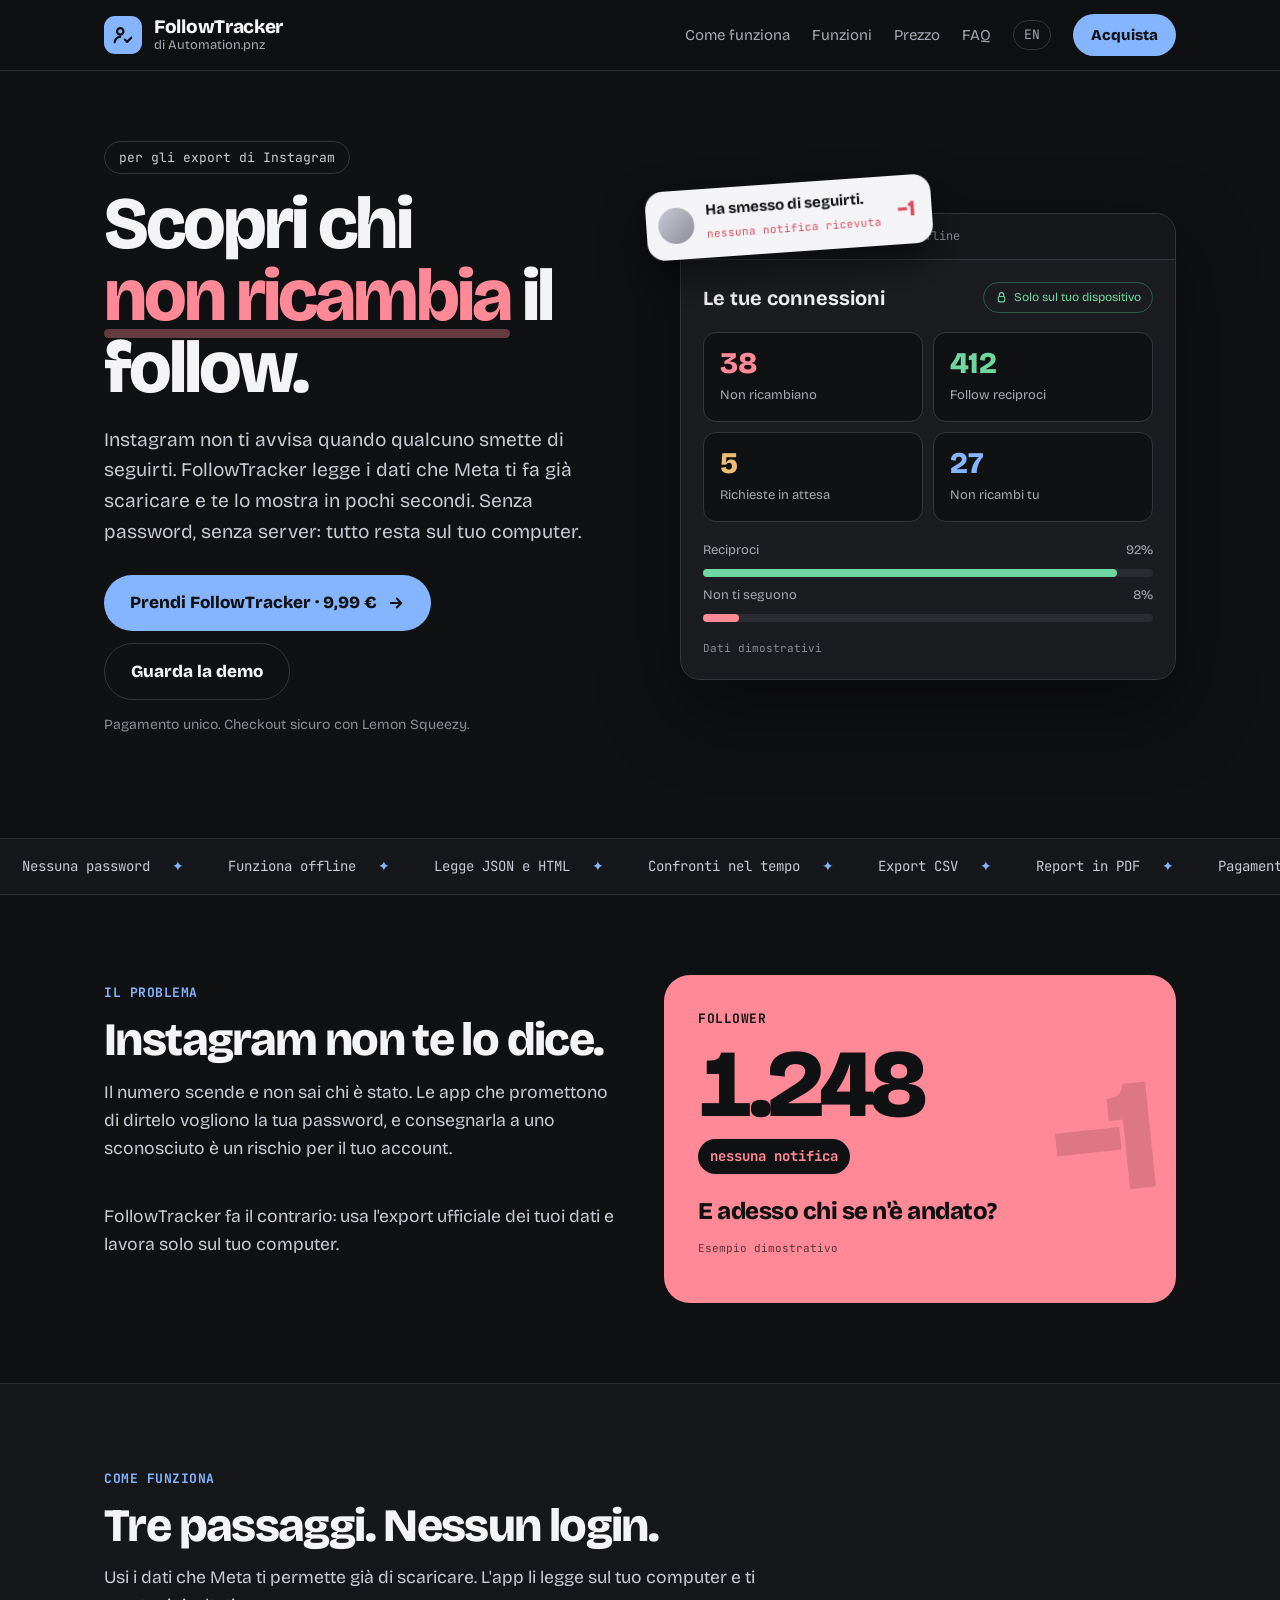
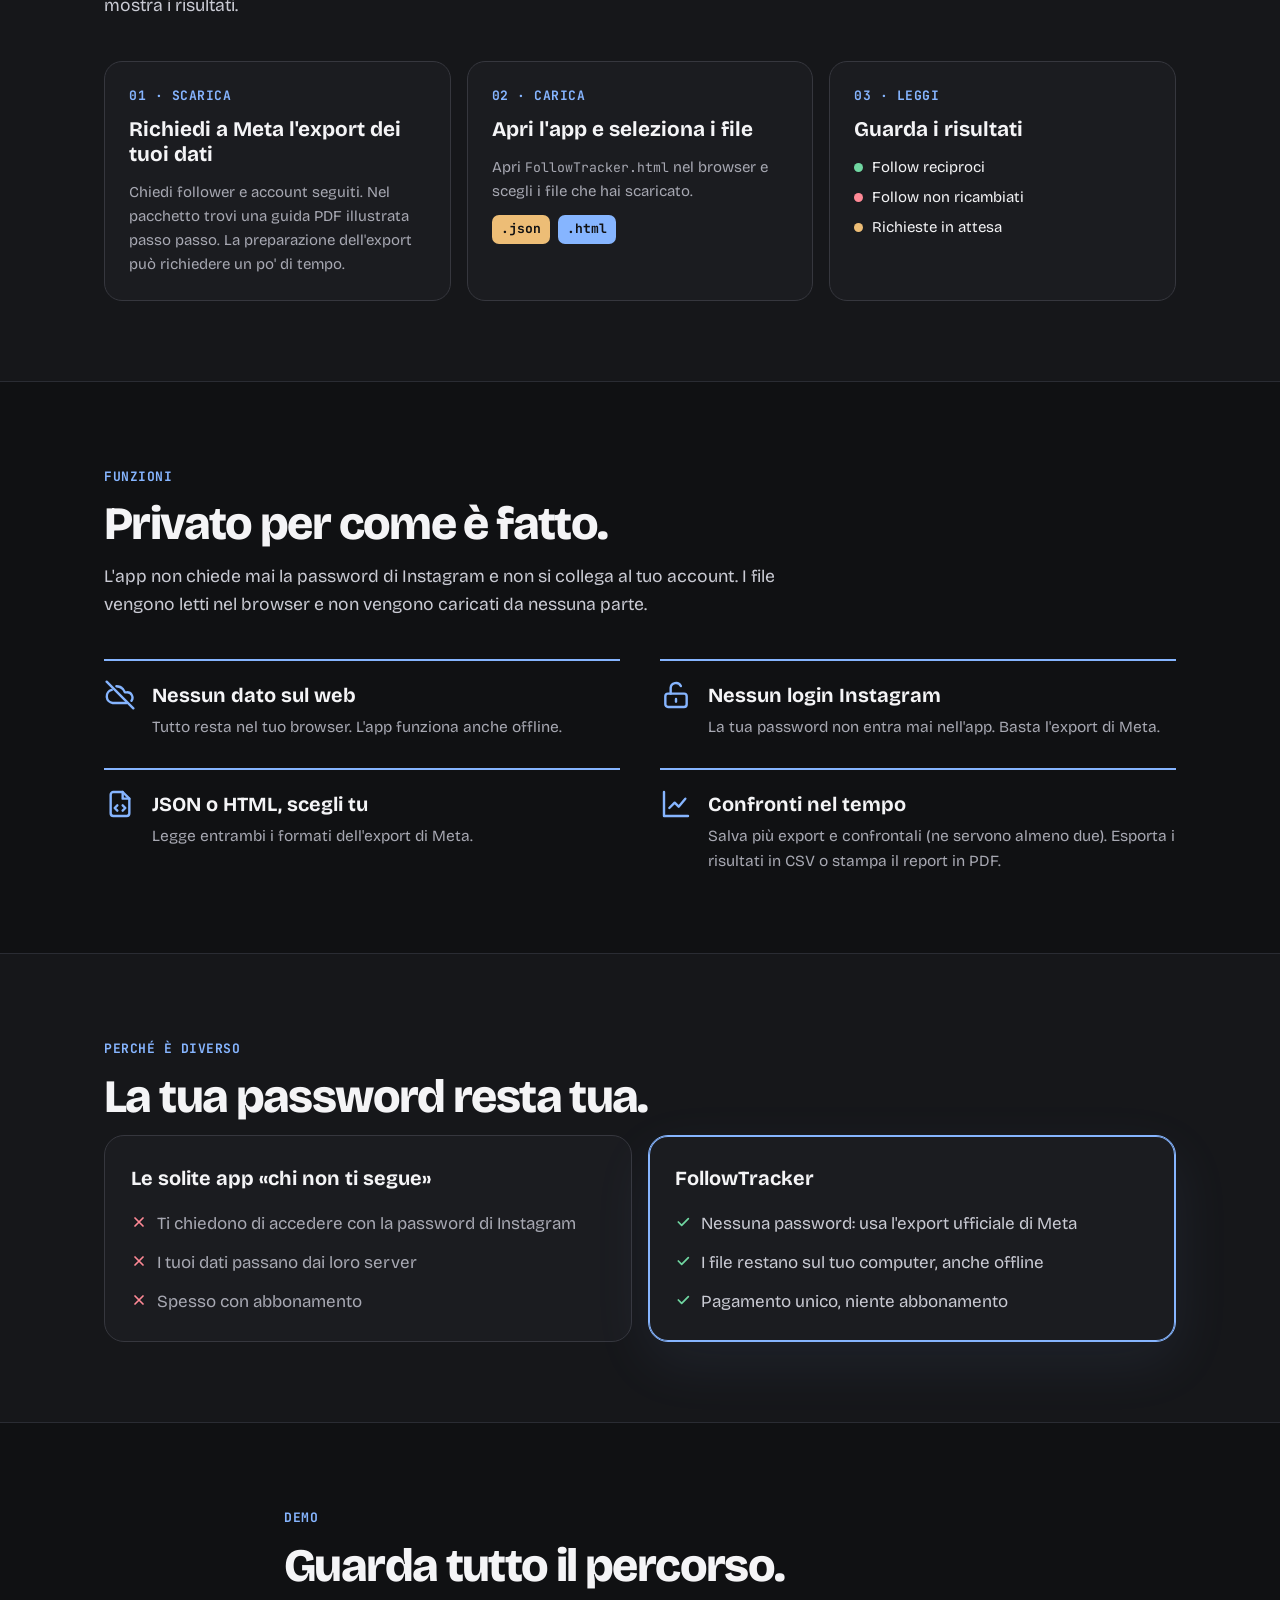
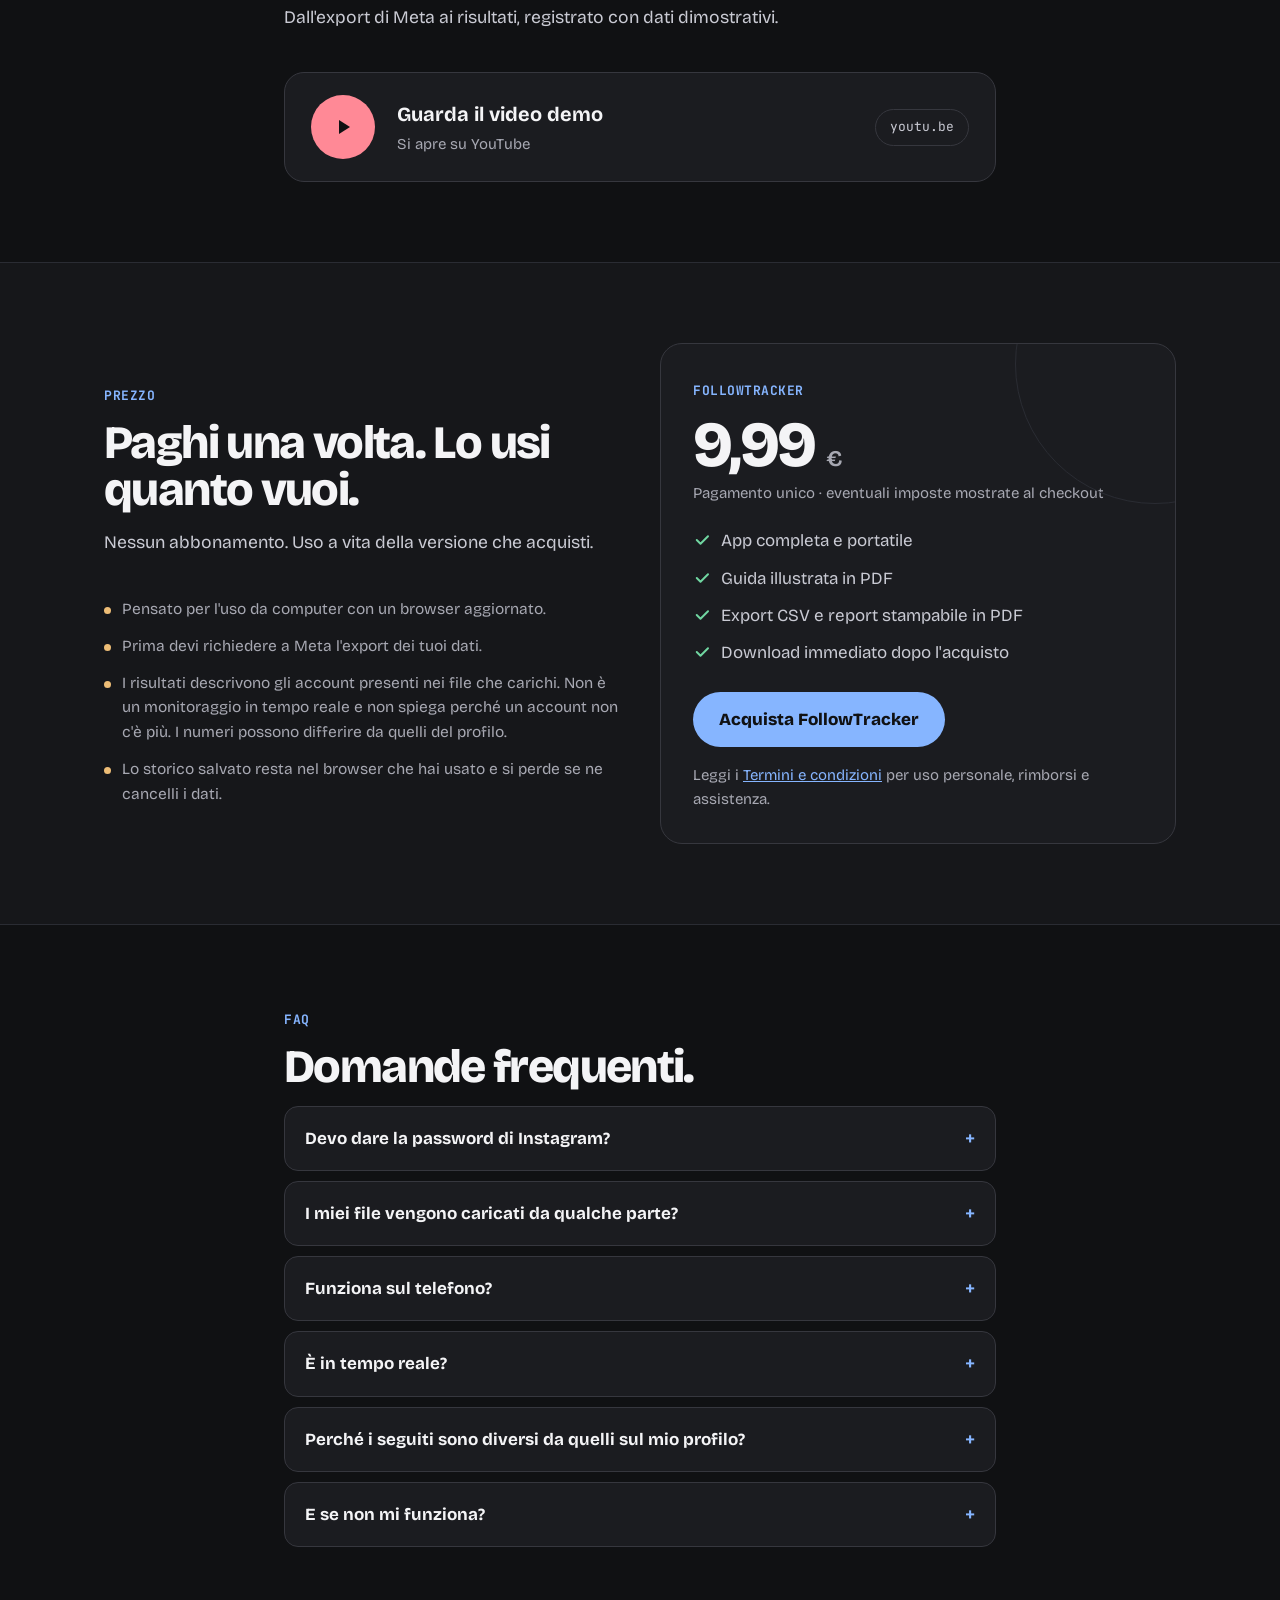
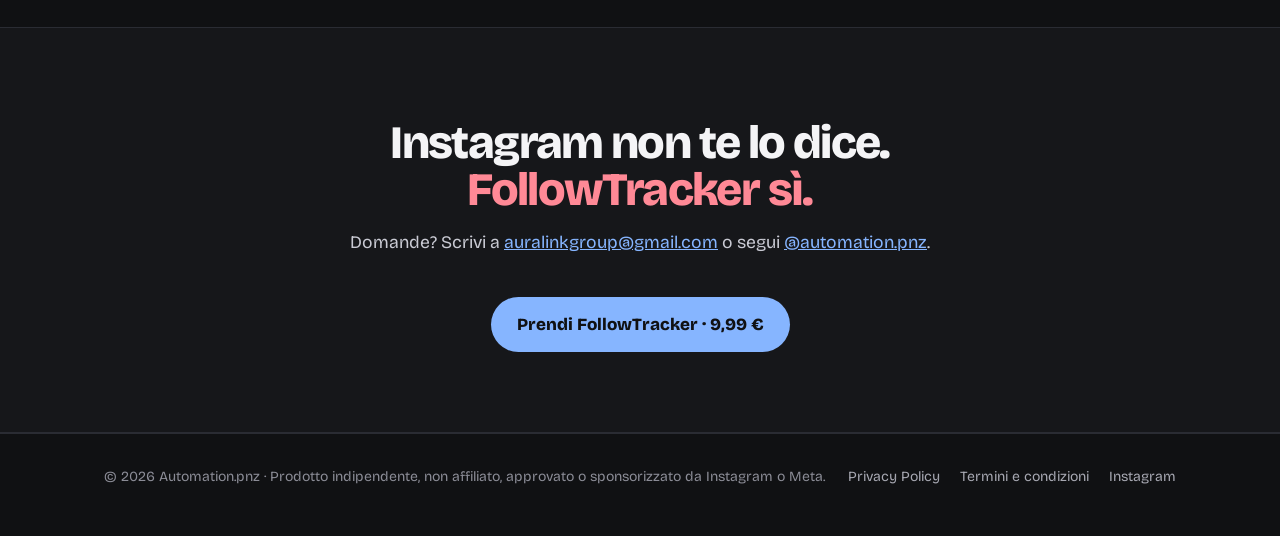
<file: index.html>
<!doctype html>
<html lang="it">
<head>
<meta charset="utf-8">
<meta name="viewport" content="width=device-width, initial-scale=1">
<title>FollowTracker di Automation.pnz</title>
<meta name="description" content="Scopri chi non ricambia il follow analizzando i dati che scarichi da Meta. Funziona nel browser, anche offline, e non chiede la password di Instagram.">
<link rel="alternate" hreflang="en" href="en/index.html">
<link rel="preconnect" href="https://fonts.googleapis.com">
<link rel="preconnect" href="https://fonts.gstatic.com" crossorigin>
<link rel="stylesheet" href="https://fonts.googleapis.com/css2?family=Bricolage+Grotesque:opsz,wght@12..96,400;12..96,600;12..96,800&family=JetBrains+Mono:wght@500;700&display=swap">
<link rel="stylesheet" href="style.css">
<script src="main.js" defer></script>
</head>
<body>
<header class="site">
  <div class="wrap">
    <a class="brand" href="index.html">
      <span class="logo"><svg aria-hidden="true" width="22" height="22" viewBox="0 0 24 24" fill="none" stroke="#101113" stroke-width="2.4" stroke-linecap="round" stroke-linejoin="round"><circle cx="9" cy="8" r="3.5"/><path d="M3 20c0-3.3 2.7-6 6-6"/><path d="M14 17l2.5 2.5L21 15"/></svg></span>
      <span class="brand-name"><strong>FollowTracker</strong><span>di Automation.pnz</span></span>
    </a>
    <nav>
      <a href="#come">Come funziona</a>
      <a href="#funzioni">Funzioni</a>
      <a href="#prezzo">Prezzo</a>
      <a href="#faq">FAQ</a>
      <a href="en/index.html" lang="en" class="lang">EN</a>
      <a class="btn small" href="https://automationpnz.lemonsqueezy.com">Acquista</a>
    </nav>
  </div>
</header>

<main>
  <section class="hero">
    <div class="ripple" style="right:-260px;top:-260px;width:700px;height:700px" aria-hidden="true"></div>
    <div class="ripple r2" style="right:-260px;top:-260px;width:700px;height:700px" aria-hidden="true"></div>
    <div class="ripple r3" style="right:-260px;top:-260px;width:700px;height:700px" aria-hidden="true"></div>
    <div class="wrap">
      <div class="hero-copy">
        <span class="pill">per gli export di Instagram</span>
        <h1>Scopri chi <span class="hl">non ricambia</span> il follow.</h1>
        <p class="lead">Instagram non ti avvisa quando qualcuno smette di seguirti. FollowTracker legge i dati che Meta ti fa già scaricare e te lo mostra in pochi secondi. Senza password, senza server: tutto resta sul tuo computer.</p>
        <div class="actions">
          <a class="btn shine halo" href="https://automationpnz.lemonsqueezy.com">Prendi FollowTracker · 9,99 €
            <svg aria-hidden="true" width="18" height="18" viewBox="0 0 24 24" fill="none" stroke="currentColor" stroke-width="2.6" stroke-linecap="round" stroke-linejoin="round"><path d="M5 12h14"/><path d="M13 6l6 6-6 6"/></svg>
          </a>
          <a class="btn ghost" href="#demo">Guarda la demo</a>
        </div>
        <p class="note">Pagamento unico. Checkout sicuro con Lemon Squeezy.</p>
      </div>

      <div class="stage">
        <div class="toast" aria-hidden="true">
          <span class="avatar"></span>
          <span><b>Ha smesso di seguirti.</b><small>nessuna notifica ricevuta</small></span>
          <span class="minus">−1</span>
        </div>
        <div class="mock" role="img" aria-label="Anteprima di FollowTracker con dati dimostrativi">
          <div class="mock-bar"><i></i><i></i><i></i><span>FollowTracker.html · offline</span></div>
          <div class="mock-body">
            <div class="mock-head">
              <strong>Le tue connessioni</strong>
              <span class="badge-local">
                <svg aria-hidden="true" width="13" height="13" viewBox="0 0 24 24" fill="none" stroke="currentColor" stroke-width="2" stroke-linecap="round" stroke-linejoin="round"><rect x="6" y="10" width="12" height="10" rx="3"/><path d="M8 10V7a4 4 0 0 1 8 0v3"/></svg>
                Solo sul tuo dispositivo
              </span>
            </div>
            <div class="stats">
              <div class="stat"><b style="color:var(--coral)" data-count="38">38</b><span>Non ricambiano</span></div>
              <div class="stat"><b style="color:var(--green)" data-count="412">412</b><span>Follow reciproci</span></div>
              <div class="stat"><b style="color:var(--amber)" data-count="5">5</b><span>Richieste in attesa</span></div>
              <div class="stat"><b style="color:var(--blue)" data-count="27">27</b><span>Non ricambi tu</span></div>
            </div>
            <div class="bars">
              <div class="row"><span>Reciproci</span><span>92%</span></div>
              <div class="bar"><div style="width:0;background:var(--green)" data-width="92%"></div></div>
              <div class="row"><span>Non ti seguono</span><span>8%</span></div>
              <div class="bar"><div style="width:0;background:var(--coral)" data-width="8%"></div></div>
            </div>
            <div class="mock-foot">Dati dimostrativi</div>
          </div>
        </div>
      </div>
    </div>
  </section>

  <div class="ticker" aria-hidden="true">
    <div class="ticker-track">
      <span>Nessuna password</span><span>Funziona offline</span><span>Legge JSON e HTML</span><span>Confronti nel tempo</span><span>Export CSV</span><span>Report in PDF</span><span>Pagamento unico</span><span>Dati solo sul tuo PC</span>
      <span>Nessuna password</span><span>Funziona offline</span><span>Legge JSON e HTML</span><span>Confronti nel tempo</span><span>Export CSV</span><span>Report in PDF</span><span>Pagamento unico</span><span>Dati solo sul tuo PC</span>
    </div>
  </div>

  <section>
    <div class="wrap problem">
      <div class="reveal">
        <span class="eyebrow">Il problema</span>
        <h2>Instagram non te lo dice.</h2>
        <p class="sub">Il numero scende e non sai chi è stato. Le app che promettono di dirtelo vogliono la tua password, e consegnarla a uno sconosciuto è un rischio per il tuo account.</p>
        <p class="sub">FollowTracker fa il contrario: usa l'export ufficiale dei tuoi dati e lavora solo sul tuo computer.</p>
      </div>
      <div class="counter-card reveal d2">
        <div class="big-minus" aria-hidden="true">−1</div>
        <div class="label">Follower</div>
        <div class="count" data-followers="1248" aria-live="off">1.248</div>
        <span class="delta" data-delta>nessuna notifica</span>
        <p class="question">E adesso chi se n'è andato?</p>
        <p class="demo">Esempio dimostrativo</p>
      </div>
    </div>
  </section>

  <section class="alt" id="come">
    <div class="wrap">
      <div class="reveal">
        <span class="eyebrow">Come funziona</span>
        <h2>Tre passaggi. Nessun login.</h2>
        <p class="sub">Usi i dati che Meta ti permette già di scaricare. L'app li legge sul tuo computer e ti mostra i risultati.</p>
      </div>
      <div class="steps">
        <div class="step reveal d1">
          <span class="eyebrow">01 · Scarica</span>
          <h3>Richiedi a Meta l'export dei tuoi dati</h3>
          <p>Chiedi follower e account seguiti. Nel pacchetto trovi una guida PDF illustrata passo passo. La preparazione dell'export può richiedere un po' di tempo.</p>
        </div>
        <div class="step reveal d2">
          <span class="eyebrow">02 · Carica</span>
          <h3>Apri l'app e seleziona i file</h3>
          <p>Apri <code>FollowTracker.html</code> nel browser e scegli i file che hai scaricato.</p>
          <div class="chips"><span class="chip" style="background:var(--amber)">.json</span><span class="chip" style="background:var(--blue)">.html</span></div>
        </div>
        <div class="step reveal d3">
          <span class="eyebrow">03 · Leggi</span>
          <h3>Guarda i risultati</h3>
          <div class="legend">
            <span><i class="dot" style="background:var(--green)"></i>Follow reciproci</span>
            <span><i class="dot" style="background:var(--coral)"></i>Follow non ricambiati</span>
            <span><i class="dot" style="background:var(--amber)"></i>Richieste in attesa</span>
          </div>
        </div>
      </div>
    </div>
  </section>

  <section id="funzioni">
    <div class="wrap">
      <div class="reveal">
        <span class="eyebrow">Funzioni</span>
        <h2>Privato per come è fatto.</h2>
        <p class="sub">L'app non chiede mai la password di Instagram e non si collega al tuo account. I file vengono letti nel browser e non vengono caricati da nessuna parte.</p>
      </div>
      <div class="features">
        <div class="feature reveal d1">
          <svg aria-hidden="true" width="32" height="32" viewBox="0 0 24 24" fill="none" stroke="var(--blue)" stroke-width="1.8" stroke-linecap="round" stroke-linejoin="round"><path d="M2 2l20 20"/><path d="M5.8 8.2A5 5 0 0 0 6.5 18H17"/><path d="M20.6 16.3A4 4 0 0 0 17 10h-1.3A7 7 0 0 0 9.3 5.4"/></svg>
          <div><h3>Nessun dato sul web</h3><p>Tutto resta nel tuo browser. L'app funziona anche offline.</p></div>
        </div>
        <div class="feature reveal d2">
          <svg aria-hidden="true" width="32" height="32" viewBox="0 0 24 24" fill="none" stroke="var(--blue)" stroke-width="1.8" stroke-linecap="round" stroke-linejoin="round"><rect x="4" y="11" width="16" height="10" rx="2"/><path d="M8 11V7a4 4 0 0 1 7.6-1.7"/><path d="M12 15v2"/></svg>
          <div><h3>Nessun login Instagram</h3><p>La tua password non entra mai nell'app. Basta l'export di Meta.</p></div>
        </div>
        <div class="feature reveal d1">
          <svg aria-hidden="true" width="32" height="32" viewBox="0 0 24 24" fill="none" stroke="var(--blue)" stroke-width="1.8" stroke-linecap="round" stroke-linejoin="round"><path d="M14 3H7a2 2 0 0 0-2 2v14a2 2 0 0 0 2 2h10a2 2 0 0 0 2-2V8z"/><path d="M14 3v5h5"/><path d="M10 13l-2 2 2 2"/><path d="M14 13l2 2-2 2"/></svg>
          <div><h3>JSON o HTML, scegli tu</h3><p>Legge entrambi i formati dell'export di Meta.</p></div>
        </div>
        <div class="feature reveal d2">
          <svg aria-hidden="true" width="32" height="32" viewBox="0 0 24 24" fill="none" stroke="var(--blue)" stroke-width="1.8" stroke-linecap="round" stroke-linejoin="round"><path d="M3 3v18h18"/><path d="M7 15l4-4 3 3 5-6"/></svg>
          <div><h3>Confronti nel tempo</h3><p>Salva più export e confrontali (ne servono almeno due). Esporta i risultati in CSV o stampa il report in PDF.</p></div>
        </div>
      </div>
    </div>
  </section>

  <section class="alt">
    <div class="wrap">
      <div class="reveal">
        <span class="eyebrow">Perché è diverso</span>
        <h2>La tua password resta tua.</h2>
      </div>
      <div class="compare">
        <div class="compare-col bad reveal d1">
          <h3>Le solite app «chi non ti segue»</h3>
          <ul>
            <li><svg aria-hidden="true" width="16" height="16" viewBox="0 0 24 24" fill="none" stroke="var(--coral)" stroke-width="2.6" stroke-linecap="round"><path d="M6 6l12 12M18 6L6 18"/></svg>Ti chiedono di accedere con la password di Instagram</li>
            <li><svg aria-hidden="true" width="16" height="16" viewBox="0 0 24 24" fill="none" stroke="var(--coral)" stroke-width="2.6" stroke-linecap="round"><path d="M6 6l12 12M18 6L6 18"/></svg>I tuoi dati passano dai loro server</li>
            <li><svg aria-hidden="true" width="16" height="16" viewBox="0 0 24 24" fill="none" stroke="var(--coral)" stroke-width="2.6" stroke-linecap="round"><path d="M6 6l12 12M18 6L6 18"/></svg>Spesso con abbonamento</li>
          </ul>
        </div>
        <div class="compare-col good reveal d2">
          <h3>FollowTracker</h3>
          <ul>
            <li><svg aria-hidden="true" width="16" height="16" viewBox="0 0 24 24" fill="none" stroke="var(--green)" stroke-width="2.6" stroke-linecap="round" stroke-linejoin="round"><path d="M5 12l5 5L20 7"/></svg>Nessuna password: usa l'export ufficiale di Meta</li>
            <li><svg aria-hidden="true" width="16" height="16" viewBox="0 0 24 24" fill="none" stroke="var(--green)" stroke-width="2.6" stroke-linecap="round" stroke-linejoin="round"><path d="M5 12l5 5L20 7"/></svg>I file restano sul tuo computer, anche offline</li>
            <li><svg aria-hidden="true" width="16" height="16" viewBox="0 0 24 24" fill="none" stroke="var(--green)" stroke-width="2.6" stroke-linecap="round" stroke-linejoin="round"><path d="M5 12l5 5L20 7"/></svg>Pagamento unico, niente abbonamento</li>
          </ul>
        </div>
      </div>
    </div>
  </section>

  <section id="demo">
    <div class="wrap narrow">
      <div class="reveal">
        <span class="eyebrow">Demo</span>
        <h2>Guarda tutto il percorso.</h2>
        <p class="sub">Dall'export di Meta ai risultati, registrato con dati dimostrativi.</p>
      </div>
      <a class="video-card reveal d1" href="https://youtu.be/nI84-twU-Dk" target="_blank" rel="noopener">
        <span class="play"><svg aria-hidden="true" width="24" height="24" viewBox="0 0 24 24" fill="#101113"><path d="M8 5v14l11-7z"/></svg></span>
        <span><h3>Guarda il video demo</h3><p>Si apre su YouTube</p></span>
        <span class="pill">youtu.be</span>
      </a>
    </div>
  </section>

  <section class="alt" id="prezzo">
    <div class="wrap">
      <div class="price-wrap">
        <div class="reveal">
          <span class="eyebrow">Prezzo</span>
          <h2>Paghi una volta. Lo usi quanto vuoi.</h2>
          <p class="sub">Nessun abbonamento. Uso a vita della versione che acquisti.</p>
          <ul class="limits">
            <li>Pensato per l'uso da computer con un browser aggiornato.</li>
            <li>Prima devi richiedere a Meta l'export dei tuoi dati.</li>
            <li>I risultati descrivono gli account presenti nei file che carichi. Non è un monitoraggio in tempo reale e non spiega perché un account non c'è più. I numeri possono differire da quelli del profilo.</li>
            <li>Lo storico salvato resta nel browser che hai usato e si perde se ne cancelli i dati.</li>
          </ul>
        </div>
        <div class="price-card reveal d2">
          <div class="rings" style="right:-120px;top:-120px;width:280px;height:280px" aria-hidden="true"></div>
          <span class="eyebrow">FollowTracker</span>
          <p class="amount">9,99 <small>€</small></p>
          <p class="terms">Pagamento unico · eventuali imposte mostrate al checkout</p>
          <ul class="checks">
            <li><svg aria-hidden="true" width="18" height="18" viewBox="0 0 24 24" fill="none" stroke="var(--green)" stroke-width="2.6" stroke-linecap="round" stroke-linejoin="round"><path d="M5 12l5 5L20 7"/></svg>App completa e portatile</li>
            <li><svg aria-hidden="true" width="18" height="18" viewBox="0 0 24 24" fill="none" stroke="var(--green)" stroke-width="2.6" stroke-linecap="round" stroke-linejoin="round"><path d="M5 12l5 5L20 7"/></svg>Guida illustrata in PDF</li>
            <li><svg aria-hidden="true" width="18" height="18" viewBox="0 0 24 24" fill="none" stroke="var(--green)" stroke-width="2.6" stroke-linecap="round" stroke-linejoin="round"><path d="M5 12l5 5L20 7"/></svg>Export CSV e report stampabile in PDF</li>
            <li><svg aria-hidden="true" width="18" height="18" viewBox="0 0 24 24" fill="none" stroke="var(--green)" stroke-width="2.6" stroke-linecap="round" stroke-linejoin="round"><path d="M5 12l5 5L20 7"/></svg>Download immediato dopo l'acquisto</li>
          </ul>
          <a class="btn shine" href="https://automationpnz.lemonsqueezy.com">Acquista FollowTracker</a>
          <p class="terms" style="margin:16px 0 0">Leggi i <a href="terms.html">Termini e condizioni</a> per uso personale, rimborsi e assistenza.</p>
        </div>
      </div>
    </div>
  </section>

  <section id="faq">
    <div class="wrap narrow">
      <div class="reveal">
        <span class="eyebrow">FAQ</span>
        <h2>Domande frequenti.</h2>
      </div>
      <div class="faq reveal d1">
        <details>
          <summary>Devo dare la password di Instagram?</summary>
          <p>No. L'app non la chiede mai e non si collega al tuo account. Legge solo i file dell'export che scarichi da Meta.</p>
        </details>
        <details>
          <summary>I miei file vengono caricati da qualche parte?</summary>
          <p>No. I file vengono letti nel tuo browser e non vengono inviati a nessun server. Trovi i dettagli nella <a href="privacy.html">Privacy Policy</a>.</p>
        </details>
        <details>
          <summary>Funziona sul telefono?</summary>
          <p>FollowTracker è pensato per l'uso da computer con un browser aggiornato.</p>
        </details>
        <details>
          <summary>È in tempo reale?</summary>
          <p>No. I risultati si riferiscono all'export che carichi. Per vedere i cambiamenti richiedi un nuovo export e confrontalo con uno precedente.</p>
        </details>
        <details>
          <summary>Perché i seguiti sono diversi da quelli sul mio profilo?</summary>
          <p>L'export di Meta può contenere account disattivati o rimossi che Instagram non conta più. L'app mostra cosa c'è nel file, quindi il numero può essere più alto. Dal file non si può sapere quali sono; puoi trovarli aprendo i profili dalla sezione "Verifica seguiti" ed escluderli.</p>
        </details>
        <details>
          <summary>E se non mi funziona?</summary>
          <p>Scrivi a <a href="mailto:auralinkgroup@gmail.com">auralinkgroup@gmail.com</a>. Se non riusciamo a risolvere il problema, puoi chiedere il rimborso entro 14 giorni come indicato nei <a href="terms.html">Termini</a>.</p>
        </details>
      </div>
    </div>
  </section>

  <section class="cta alt">
    <div class="ripple" style="left:-250px;bottom:-350px;width:700px;height:700px" aria-hidden="true"></div>
    <div class="ripple r2" style="left:-250px;bottom:-350px;width:700px;height:700px" aria-hidden="true"></div>
    <div class="wrap reveal">
      <h2>Instagram non te lo dice. <em>FollowTracker sì.</em></h2>
      <p class="sub">Domande? Scrivi a <a href="mailto:auralinkgroup@gmail.com">auralinkgroup@gmail.com</a> o segui <a href="https://www.instagram.com/automation.pnz/">@automation.pnz</a>.</p>
      <a class="btn shine halo" href="https://automationpnz.lemonsqueezy.com">Prendi FollowTracker · 9,99 €</a>
    </div>
  </section>
</main>

<footer class="site">
  <div class="wrap">
    <span>&copy; 2026 Automation.pnz · Prodotto indipendente, non affiliato, approvato o sponsorizzato da Instagram o Meta.</span>
    <nav>
      <a href="privacy.html">Privacy Policy</a>
      <a href="terms.html">Termini e condizioni</a>
      <a href="https://www.instagram.com/automation.pnz/">Instagram</a>
    </nav>
  </div>
</footer>
</body>
</html>
</file>
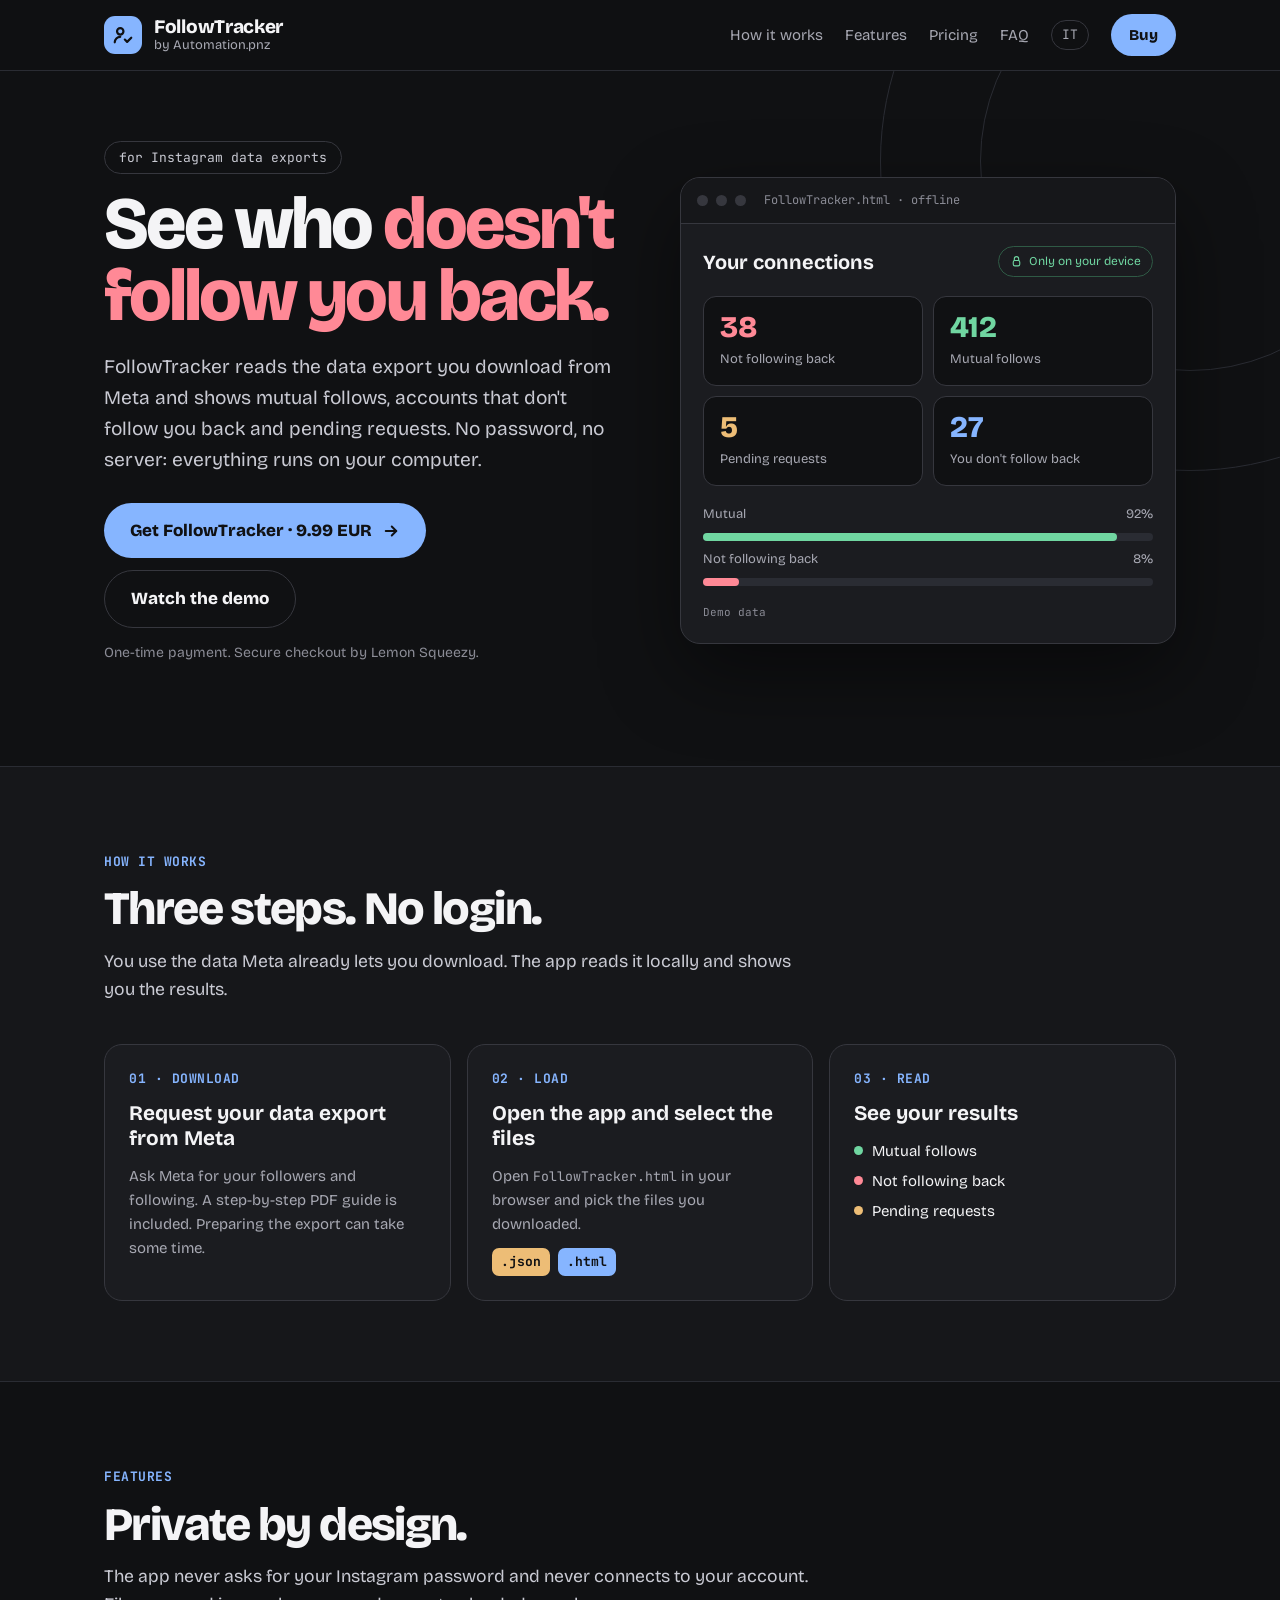
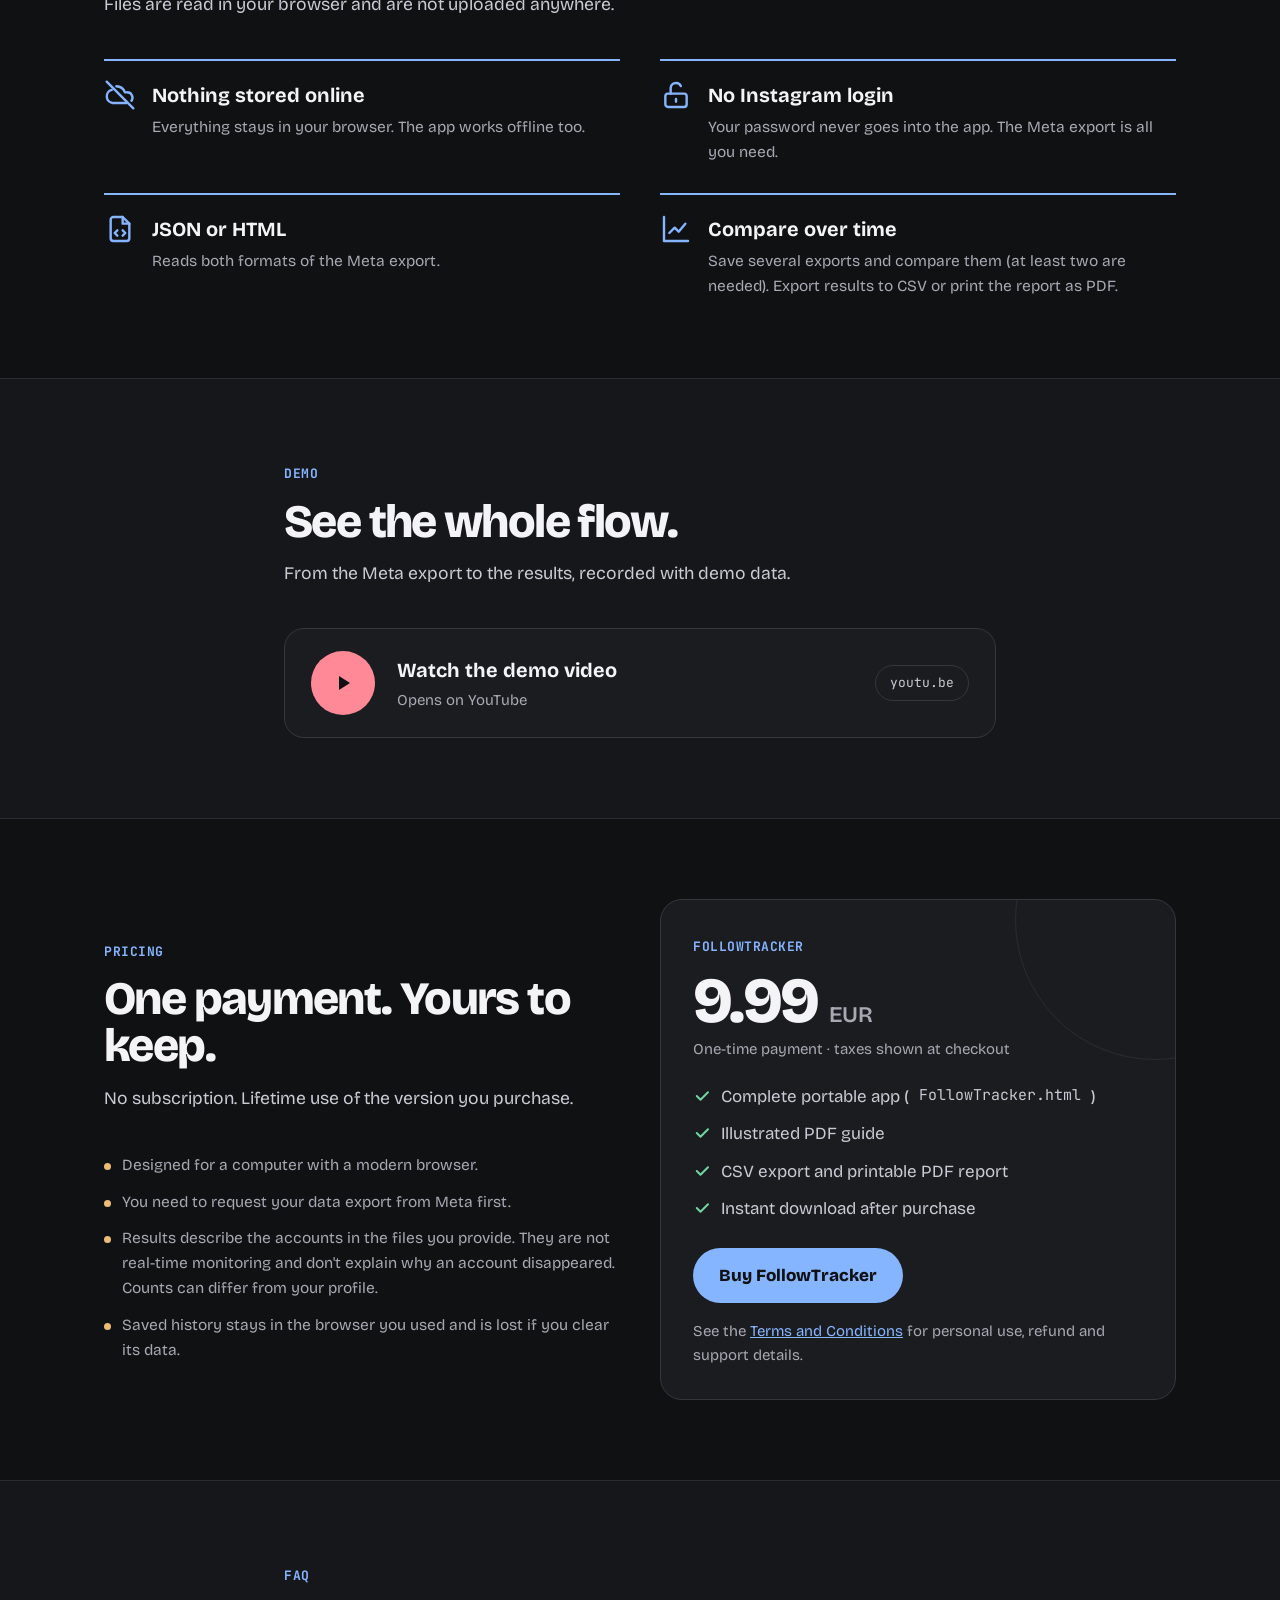
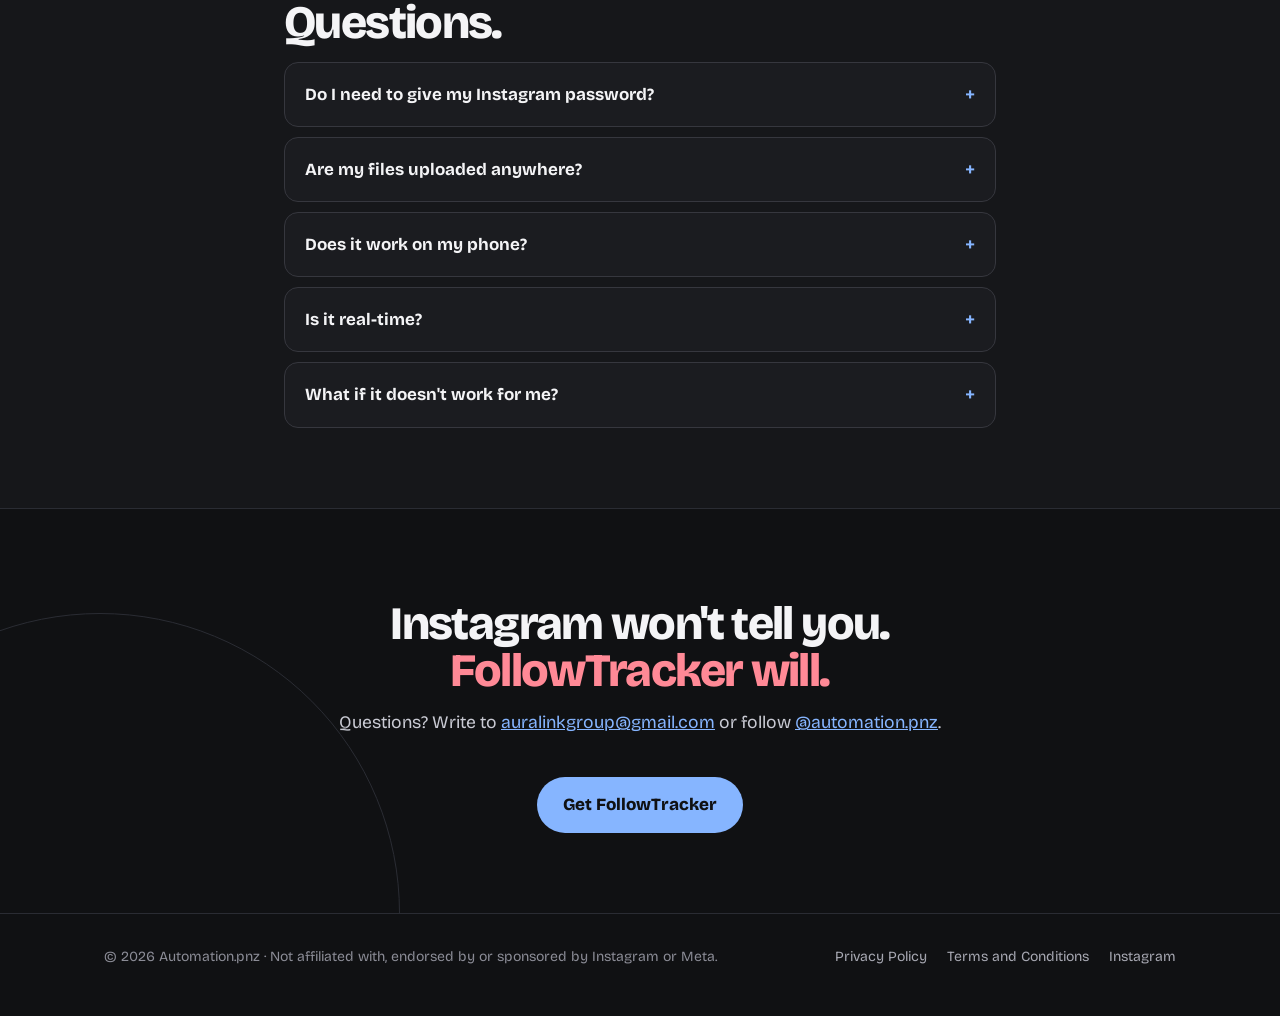
<file: en/index.html>
<!doctype html>
<html lang="en">
<head>
<meta charset="utf-8">
<meta name="viewport" content="width=device-width, initial-scale=1">
<title>FollowTracker by Automation.pnz</title>
<meta name="description" content="FollowTracker analyzes the data export you download from Meta to show who doesn't follow you back. It runs in your browser, works offline and never asks for your Instagram password.">
<link rel="preconnect" href="https://fonts.googleapis.com">
<link rel="preconnect" href="https://fonts.gstatic.com" crossorigin>
<link rel="stylesheet" href="https://fonts.googleapis.com/css2?family=Bricolage+Grotesque:opsz,wght@12..96,400;12..96,600;12..96,800&family=JetBrains+Mono:wght@500;700&display=swap">
<link rel="stylesheet" href="../style.css">
</head>
<body>
<header class="site">
  <div class="wrap">
    <a class="brand" href="index.html">
      <span class="logo"><svg aria-hidden="true" width="22" height="22" viewBox="0 0 24 24" fill="none" stroke="#101113" stroke-width="2.4" stroke-linecap="round" stroke-linejoin="round"><circle cx="9" cy="8" r="3.5"/><path d="M3 20c0-3.3 2.7-6 6-6"/><path d="M14 17l2.5 2.5L21 15"/></svg></span>
      <span class="brand-name"><strong>FollowTracker</strong><span>by Automation.pnz</span></span>
    </a>
    <nav>
      <a href="#how">How it works</a>
      <a href="#features">Features</a>
      <a href="#pricing">Pricing</a>
      <a href="#faq">FAQ</a>
      <a href="../index.html" lang="it" class="lang">IT</a>
      <a class="btn small" href="https://automationpnz.lemonsqueezy.com">Buy</a>
    </nav>
  </div>
</header>

<main>
  <section class="hero">
    <div class="rings" style="right:-220px;top:-220px;width:620px;height:620px" aria-hidden="true"></div>
    <div class="rings" style="right:-120px;top:-120px;width:420px;height:420px" aria-hidden="true"></div>
    <div class="wrap">
      <div>
        <span class="pill">for Instagram data exports</span>
        <h1>See who <em>doesn't follow you back.</em></h1>
        <p class="lead">FollowTracker reads the data export you download from Meta and shows mutual follows, accounts that don't follow you back and pending requests. No password, no server: everything runs on your computer.</p>
        <div class="actions">
          <a class="btn" href="https://automationpnz.lemonsqueezy.com">Get FollowTracker · 9.99 EUR
            <svg aria-hidden="true" width="18" height="18" viewBox="0 0 24 24" fill="none" stroke="currentColor" stroke-width="2.6" stroke-linecap="round" stroke-linejoin="round"><path d="M5 12h14"/><path d="M13 6l6 6-6 6"/></svg>
          </a>
          <a class="btn ghost" href="#demo">Watch the demo</a>
        </div>
        <p class="note">One-time payment. Secure checkout by Lemon Squeezy.</p>
      </div>

      <div class="mock" role="img" aria-label="FollowTracker app preview with demo data">
        <div class="mock-bar"><i></i><i></i><i></i><span>FollowTracker.html · offline</span></div>
        <div class="mock-body">
          <div class="mock-head">
            <strong>Your connections</strong>
            <span class="badge-local">
              <svg aria-hidden="true" width="13" height="13" viewBox="0 0 24 24" fill="none" stroke="currentColor" stroke-width="2" stroke-linecap="round" stroke-linejoin="round"><rect x="6" y="10" width="12" height="10" rx="3"/><path d="M8 10V7a4 4 0 0 1 8 0v3"/></svg>
              Only on your device
            </span>
          </div>
          <div class="stats">
            <div class="stat"><b style="color:var(--coral)">38</b><span>Not following back</span></div>
            <div class="stat"><b style="color:var(--green)">412</b><span>Mutual follows</span></div>
            <div class="stat"><b style="color:var(--amber)">5</b><span>Pending requests</span></div>
            <div class="stat"><b style="color:var(--blue)">27</b><span>You don't follow back</span></div>
          </div>
          <div class="bars">
            <div class="row"><span>Mutual</span><span>92%</span></div>
            <div class="bar"><div style="width:92%;background:var(--green)"></div></div>
            <div class="row"><span>Not following back</span><span>8%</span></div>
            <div class="bar"><div style="width:8%;background:var(--coral)"></div></div>
          </div>
          <div class="mock-foot">Demo data</div>
        </div>
      </div>
    </div>
  </section>

  <section class="alt" id="how">
    <div class="wrap">
      <span class="eyebrow">How it works</span>
      <h2>Three steps. No login.</h2>
      <p class="sub">You use the data Meta already lets you download. The app reads it locally and shows you the results.</p>
      <div class="steps">
        <div class="step">
          <span class="eyebrow">01 · Download</span>
          <h3>Request your data export from Meta</h3>
          <p>Ask Meta for your followers and following. A step-by-step PDF guide is included. Preparing the export can take some time.</p>
        </div>
        <div class="step">
          <span class="eyebrow">02 · Load</span>
          <h3>Open the app and select the files</h3>
          <p>Open <code>FollowTracker.html</code> in your browser and pick the files you downloaded.</p>
          <div class="chips"><span class="chip" style="background:var(--amber)">.json</span><span class="chip" style="background:var(--blue)">.html</span></div>
        </div>
        <div class="step">
          <span class="eyebrow">03 · Read</span>
          <h3>See your results</h3>
          <div class="legend">
            <span><i class="dot" style="background:var(--green)"></i>Mutual follows</span>
            <span><i class="dot" style="background:var(--coral)"></i>Not following back</span>
            <span><i class="dot" style="background:var(--amber)"></i>Pending requests</span>
          </div>
        </div>
      </div>
    </div>
  </section>

  <section id="features">
    <div class="wrap">
      <span class="eyebrow">Features</span>
      <h2>Private by design.</h2>
      <p class="sub">The app never asks for your Instagram password and never connects to your account. Files are read in your browser and are not uploaded anywhere.</p>
      <div class="features">
        <div class="feature">
          <svg aria-hidden="true" width="32" height="32" viewBox="0 0 24 24" fill="none" stroke="var(--blue)" stroke-width="1.8" stroke-linecap="round" stroke-linejoin="round"><path d="M2 2l20 20"/><path d="M5.8 8.2A5 5 0 0 0 6.5 18H17"/><path d="M20.6 16.3A4 4 0 0 0 17 10h-1.3A7 7 0 0 0 9.3 5.4"/></svg>
          <div><h3>Nothing stored online</h3><p>Everything stays in your browser. The app works offline too.</p></div>
        </div>
        <div class="feature">
          <svg aria-hidden="true" width="32" height="32" viewBox="0 0 24 24" fill="none" stroke="var(--blue)" stroke-width="1.8" stroke-linecap="round" stroke-linejoin="round"><rect x="4" y="11" width="16" height="10" rx="2"/><path d="M8 11V7a4 4 0 0 1 7.6-1.7"/><path d="M12 15v2"/></svg>
          <div><h3>No Instagram login</h3><p>Your password never goes into the app. The Meta export is all you need.</p></div>
        </div>
        <div class="feature">
          <svg aria-hidden="true" width="32" height="32" viewBox="0 0 24 24" fill="none" stroke="var(--blue)" stroke-width="1.8" stroke-linecap="round" stroke-linejoin="round"><path d="M14 3H7a2 2 0 0 0-2 2v14a2 2 0 0 0 2 2h10a2 2 0 0 0 2-2V8z"/><path d="M14 3v5h5"/><path d="M10 13l-2 2 2 2"/><path d="M14 13l2 2-2 2"/></svg>
          <div><h3>JSON or HTML</h3><p>Reads both formats of the Meta export.</p></div>
        </div>
        <div class="feature">
          <svg aria-hidden="true" width="32" height="32" viewBox="0 0 24 24" fill="none" stroke="var(--blue)" stroke-width="1.8" stroke-linecap="round" stroke-linejoin="round"><path d="M3 3v18h18"/><path d="M7 15l4-4 3 3 5-6"/></svg>
          <div><h3>Compare over time</h3><p>Save several exports and compare them (at least two are needed). Export results to CSV or print the report as PDF.</p></div>
        </div>
      </div>
    </div>
  </section>

  <section class="alt" id="demo">
    <div class="wrap narrow">
      <span class="eyebrow">Demo</span>
      <h2>See the whole flow.</h2>
      <p class="sub">From the Meta export to the results, recorded with demo data.</p>
      <a class="video-card" href="https://youtu.be/nI84-twU-Dk" target="_blank" rel="noopener">
        <span class="play"><svg aria-hidden="true" width="24" height="24" viewBox="0 0 24 24" fill="#101113"><path d="M8 5v14l11-7z"/></svg></span>
        <span><h3>Watch the demo video</h3><p>Opens on YouTube</p></span>
        <span class="pill">youtu.be</span>
      </a>
    </div>
  </section>

  <section id="pricing">
    <div class="wrap">
      <div class="price-wrap">
        <div>
          <span class="eyebrow">Pricing</span>
          <h2>One payment. Yours to keep.</h2>
          <p class="sub">No subscription. Lifetime use of the version you purchase.</p>
          <ul class="limits">
            <li>Designed for a computer with a modern browser.</li>
            <li>You need to request your data export from Meta first.</li>
            <li>Results describe the accounts in the files you provide. They are not real-time monitoring and don't explain why an account disappeared. Counts can differ from your profile.</li>
            <li>Saved history stays in the browser you used and is lost if you clear its data.</li>
          </ul>
        </div>
        <div class="price-card">
          <div class="rings" style="right:-120px;top:-120px;width:280px;height:280px" aria-hidden="true"></div>
          <span class="eyebrow">FollowTracker</span>
          <p class="amount">9.99 <small>EUR</small></p>
          <p class="terms">One-time payment · taxes shown at checkout</p>
          <ul class="checks">
            <li><svg aria-hidden="true" width="18" height="18" viewBox="0 0 24 24" fill="none" stroke="var(--green)" stroke-width="2.6" stroke-linecap="round" stroke-linejoin="round"><path d="M5 12l5 5L20 7"/></svg>Complete portable app (<code>FollowTracker.html</code>)</li>
            <li><svg aria-hidden="true" width="18" height="18" viewBox="0 0 24 24" fill="none" stroke="var(--green)" stroke-width="2.6" stroke-linecap="round" stroke-linejoin="round"><path d="M5 12l5 5L20 7"/></svg>Illustrated PDF guide</li>
            <li><svg aria-hidden="true" width="18" height="18" viewBox="0 0 24 24" fill="none" stroke="var(--green)" stroke-width="2.6" stroke-linecap="round" stroke-linejoin="round"><path d="M5 12l5 5L20 7"/></svg>CSV export and printable PDF report</li>
            <li><svg aria-hidden="true" width="18" height="18" viewBox="0 0 24 24" fill="none" stroke="var(--green)" stroke-width="2.6" stroke-linecap="round" stroke-linejoin="round"><path d="M5 12l5 5L20 7"/></svg>Instant download after purchase</li>
          </ul>
          <a class="btn" href="https://automationpnz.lemonsqueezy.com">Buy FollowTracker</a>
          <p class="terms" style="margin:16px 0 0">See the <a href="terms.html">Terms and Conditions</a> for personal use, refund and support details.</p>
        </div>
      </div>
    </div>
  </section>

  <section class="alt" id="faq">
    <div class="wrap narrow">
      <span class="eyebrow">FAQ</span>
      <h2>Questions.</h2>
      <div class="faq">
        <details>
          <summary>Do I need to give my Instagram password?</summary>
          <p>No. The app never asks for it and never connects to your account. It only reads the export files you download from Meta.</p>
        </details>
        <details>
          <summary>Are my files uploaded anywhere?</summary>
          <p>No. The files are read locally in your browser and are not sent to any server. See the <a href="privacy.html">Privacy Policy</a>.</p>
        </details>
        <details>
          <summary>Does it work on my phone?</summary>
          <p>FollowTracker is designed for use on a computer with a modern browser.</p>
        </details>
        <details>
          <summary>Is it real-time?</summary>
          <p>No. Results reflect the export you load. To see changes, request a new export and compare it with a previous one.</p>
        </details>
        <details>
          <summary>What if it doesn't work for me?</summary>
          <p>Write to <a href="mailto:auralinkgroup@gmail.com">auralinkgroup@gmail.com</a>. If we can't solve the problem, you can request a refund within 14 days as described in the <a href="terms.html">Terms</a>.</p>
        </details>
      </div>
    </div>
  </section>

  <section class="cta">
    <div class="rings" style="left:-200px;bottom:-300px;width:600px;height:600px" aria-hidden="true"></div>
    <div class="wrap">
      <h2>Instagram won't tell you. <em>FollowTracker will.</em></h2>
      <p class="sub">Questions? Write to <a href="mailto:auralinkgroup@gmail.com">auralinkgroup@gmail.com</a> or follow <a href="https://www.instagram.com/automation.pnz/">@automation.pnz</a>.</p>
      <a class="btn" href="https://automationpnz.lemonsqueezy.com">Get FollowTracker</a>
    </div>
  </section>
</main>

<footer class="site">
  <div class="wrap">
    <span>&copy; 2026 Automation.pnz · Not affiliated with, endorsed by or sponsored by Instagram or Meta.</span>
    <nav>
      <a href="privacy.html">Privacy Policy</a>
      <a href="terms.html">Terms and Conditions</a>
      <a href="https://www.instagram.com/automation.pnz/">Instagram</a>
    </nav>
  </div>
</footer>
</body>
</html>
</file>
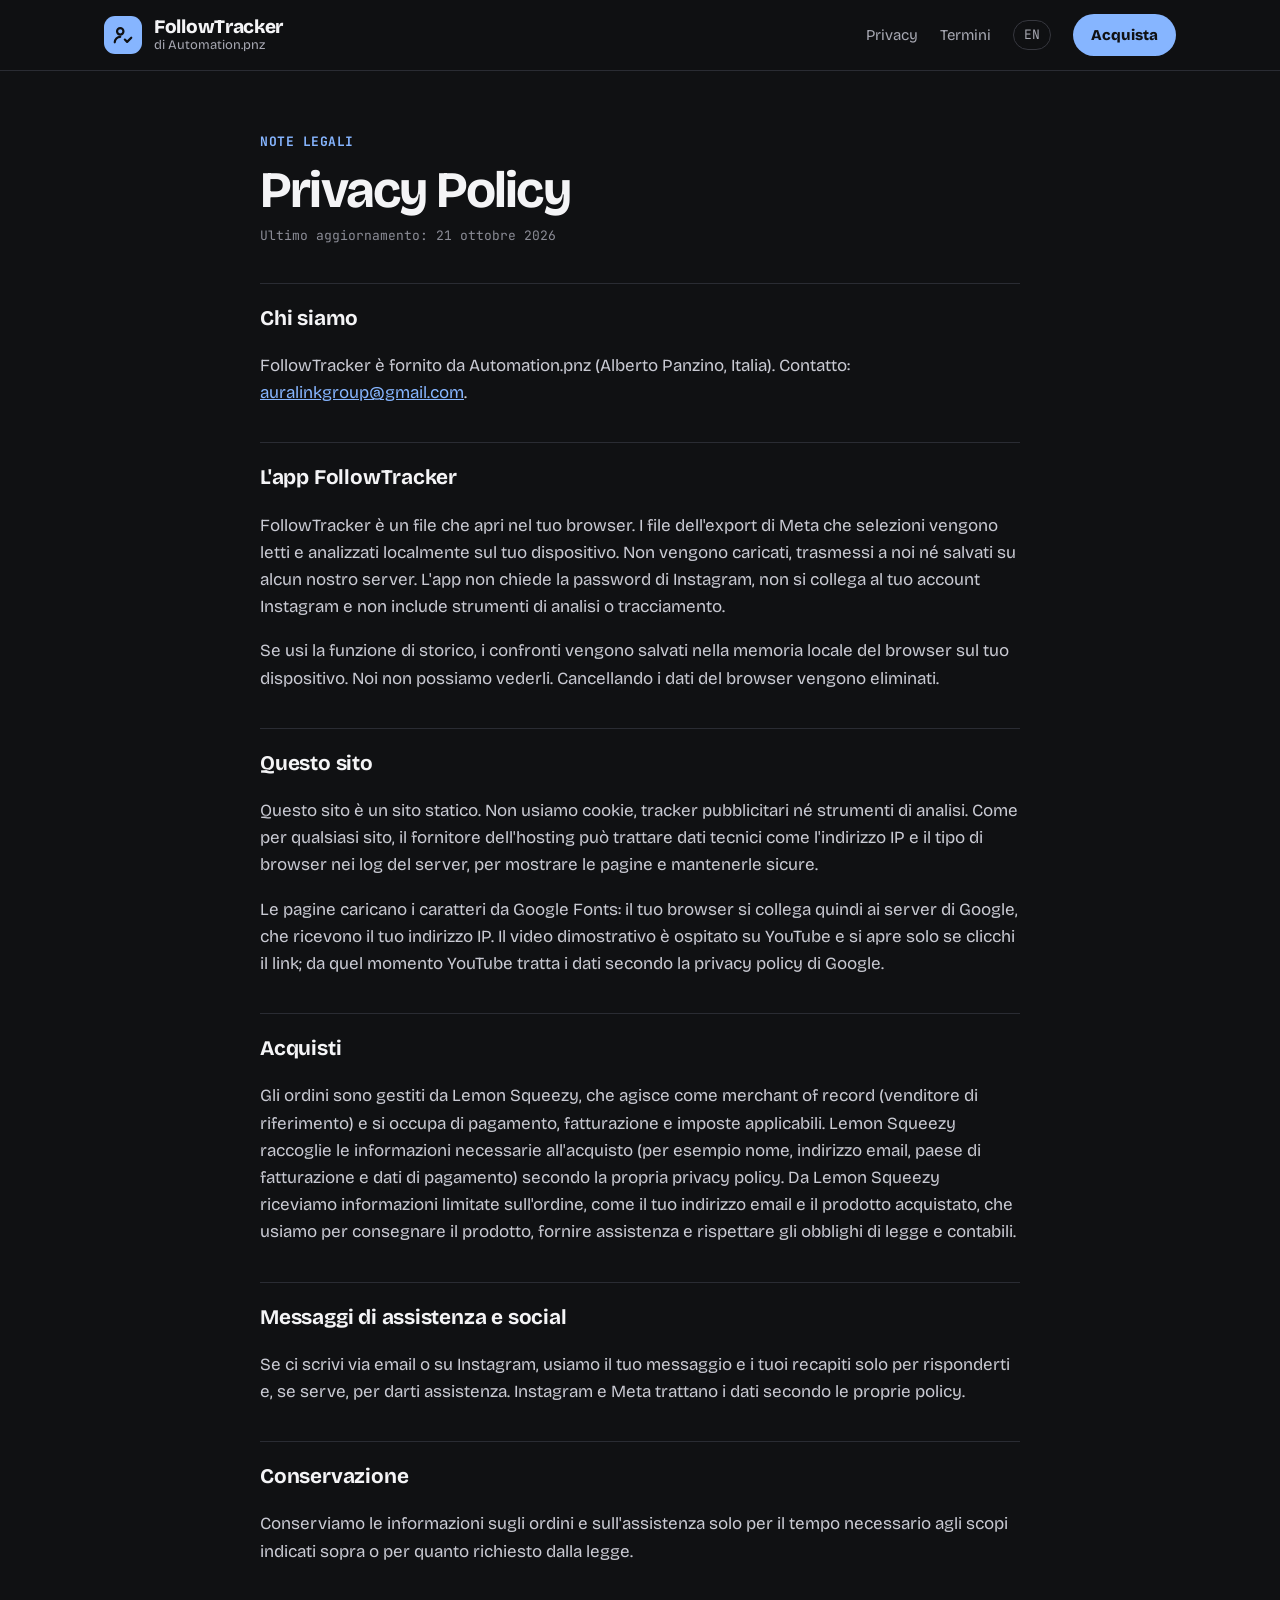
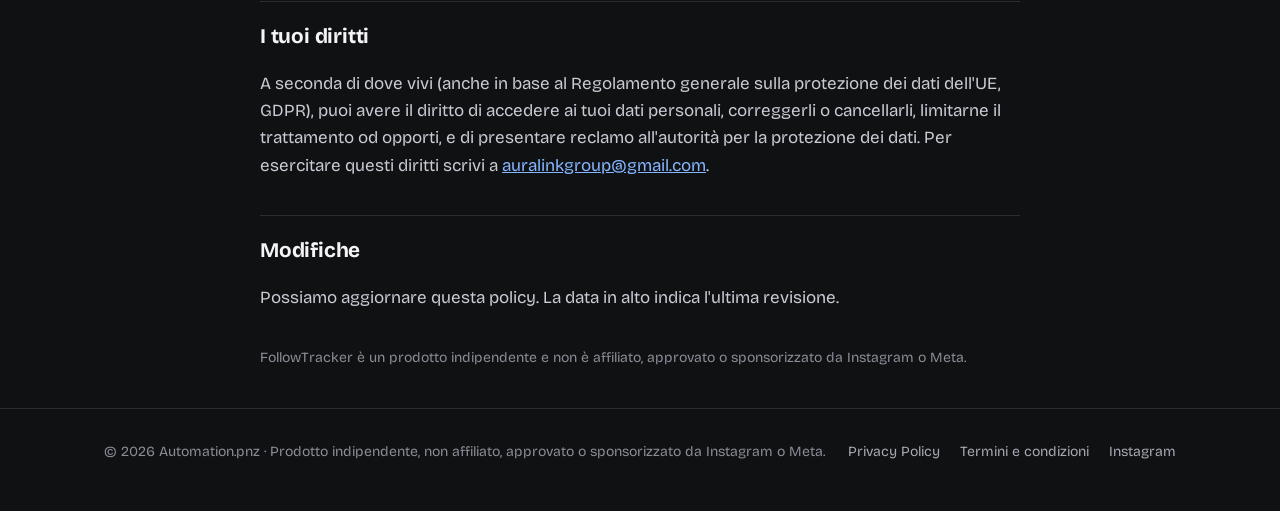
<file: privacy.html>
<!doctype html>
<html lang="it">
<head>
<meta charset="utf-8">
<meta name="viewport" content="width=device-width, initial-scale=1">
<title>Privacy Policy - FollowTracker</title>
<meta name="description" content="Privacy Policy di FollowTracker di Automation.pnz.">
<link rel="alternate" hreflang="en" href="en/privacy.html">
<link rel="preconnect" href="https://fonts.googleapis.com">
<link rel="preconnect" href="https://fonts.gstatic.com" crossorigin>
<link rel="stylesheet" href="https://fonts.googleapis.com/css2?family=Bricolage+Grotesque:opsz,wght@12..96,400;12..96,600;12..96,800&family=JetBrains+Mono:wght@500;700&display=swap">
<link rel="stylesheet" href="style.css">
</head>
<body>
<header class="site">
  <div class="wrap">
    <a class="brand" href="index.html">
      <span class="logo"><svg aria-hidden="true" width="22" height="22" viewBox="0 0 24 24" fill="none" stroke="#101113" stroke-width="2.4" stroke-linecap="round" stroke-linejoin="round"><circle cx="9" cy="8" r="3.5"/><path d="M3 20c0-3.3 2.7-6 6-6"/><path d="M14 17l2.5 2.5L21 15"/></svg></span>
      <span class="brand-name"><strong>FollowTracker</strong><span>di Automation.pnz</span></span>
    </a>
    <nav>
      <a href="privacy.html">Privacy</a>
      <a href="terms.html">Termini</a>
      <a href="en/privacy.html" lang="en" class="lang">EN</a>
      <a class="btn small" href="https://automationpnz.lemonsqueezy.com">Acquista</a>
    </nav>
  </div>
</header>

<main class="wrap narrow doc">
  <span class="eyebrow">Note legali</span>
  <h1>Privacy Policy</h1>
  <p class="updated">Ultimo aggiornamento: 21 ottobre 2026</p>

  <h2>Chi siamo</h2>
  <p>FollowTracker è fornito da Automation.pnz (Alberto Panzino, Italia). Contatto: <a href="mailto:auralinkgroup@gmail.com">auralinkgroup@gmail.com</a>.</p>

  <h2>L'app FollowTracker</h2>
  <p>FollowTracker è un file che apri nel tuo browser. I file dell'export di Meta che selezioni vengono letti e analizzati localmente sul tuo dispositivo. Non vengono caricati, trasmessi a noi né salvati su alcun nostro server. L'app non chiede la password di Instagram, non si collega al tuo account Instagram e non include strumenti di analisi o tracciamento.</p>
  <p>Se usi la funzione di storico, i confronti vengono salvati nella memoria locale del browser sul tuo dispositivo. Noi non possiamo vederli. Cancellando i dati del browser vengono eliminati.</p>

  <h2>Questo sito</h2>
  <p>Questo sito è un sito statico. Non usiamo cookie, tracker pubblicitari né strumenti di analisi. Come per qualsiasi sito, il fornitore dell'hosting può trattare dati tecnici come l'indirizzo IP e il tipo di browser nei log del server, per mostrare le pagine e mantenerle sicure.</p>
  <p>Le pagine caricano i caratteri da Google Fonts: il tuo browser si collega quindi ai server di Google, che ricevono il tuo indirizzo IP. Il video dimostrativo è ospitato su YouTube e si apre solo se clicchi il link; da quel momento YouTube tratta i dati secondo la privacy policy di Google.</p>

  <h2>Acquisti</h2>
  <p>Gli ordini sono gestiti da Lemon Squeezy, che agisce come merchant of record (venditore di riferimento) e si occupa di pagamento, fatturazione e imposte applicabili. Lemon Squeezy raccoglie le informazioni necessarie all'acquisto (per esempio nome, indirizzo email, paese di fatturazione e dati di pagamento) secondo la propria privacy policy. Da Lemon Squeezy riceviamo informazioni limitate sull'ordine, come il tuo indirizzo email e il prodotto acquistato, che usiamo per consegnare il prodotto, fornire assistenza e rispettare gli obblighi di legge e contabili.</p>

  <h2>Messaggi di assistenza e social</h2>
  <p>Se ci scrivi via email o su Instagram, usiamo il tuo messaggio e i tuoi recapiti solo per risponderti e, se serve, per darti assistenza. Instagram e Meta trattano i dati secondo le proprie policy.</p>

  <h2>Conservazione</h2>
  <p>Conserviamo le informazioni sugli ordini e sull'assistenza solo per il tempo necessario agli scopi indicati sopra o per quanto richiesto dalla legge.</p>

  <h2>I tuoi diritti</h2>
  <p>A seconda di dove vivi (anche in base al Regolamento generale sulla protezione dei dati dell'UE, GDPR), puoi avere il diritto di accedere ai tuoi dati personali, correggerli o cancellarli, limitarne il trattamento od opporti, e di presentare reclamo all'autorità per la protezione dei dati. Per esercitare questi diritti scrivi a <a href="mailto:auralinkgroup@gmail.com">auralinkgroup@gmail.com</a>.</p>

  <h2>Modifiche</h2>
  <p>Possiamo aggiornare questa policy. La data in alto indica l'ultima revisione.</p>

  <p class="note">FollowTracker è un prodotto indipendente e non è affiliato, approvato o sponsorizzato da Instagram o Meta.</p>
</main>

<footer class="site">
  <div class="wrap">
    <span>&copy; 2026 Automation.pnz · Prodotto indipendente, non affiliato, approvato o sponsorizzato da Instagram o Meta.</span>
    <nav>
      <a href="privacy.html">Privacy Policy</a>
      <a href="terms.html">Termini e condizioni</a>
      <a href="https://www.instagram.com/automation.pnz/">Instagram</a>
    </nav>
  </div>
</footer>
</body>
</html>
</file>
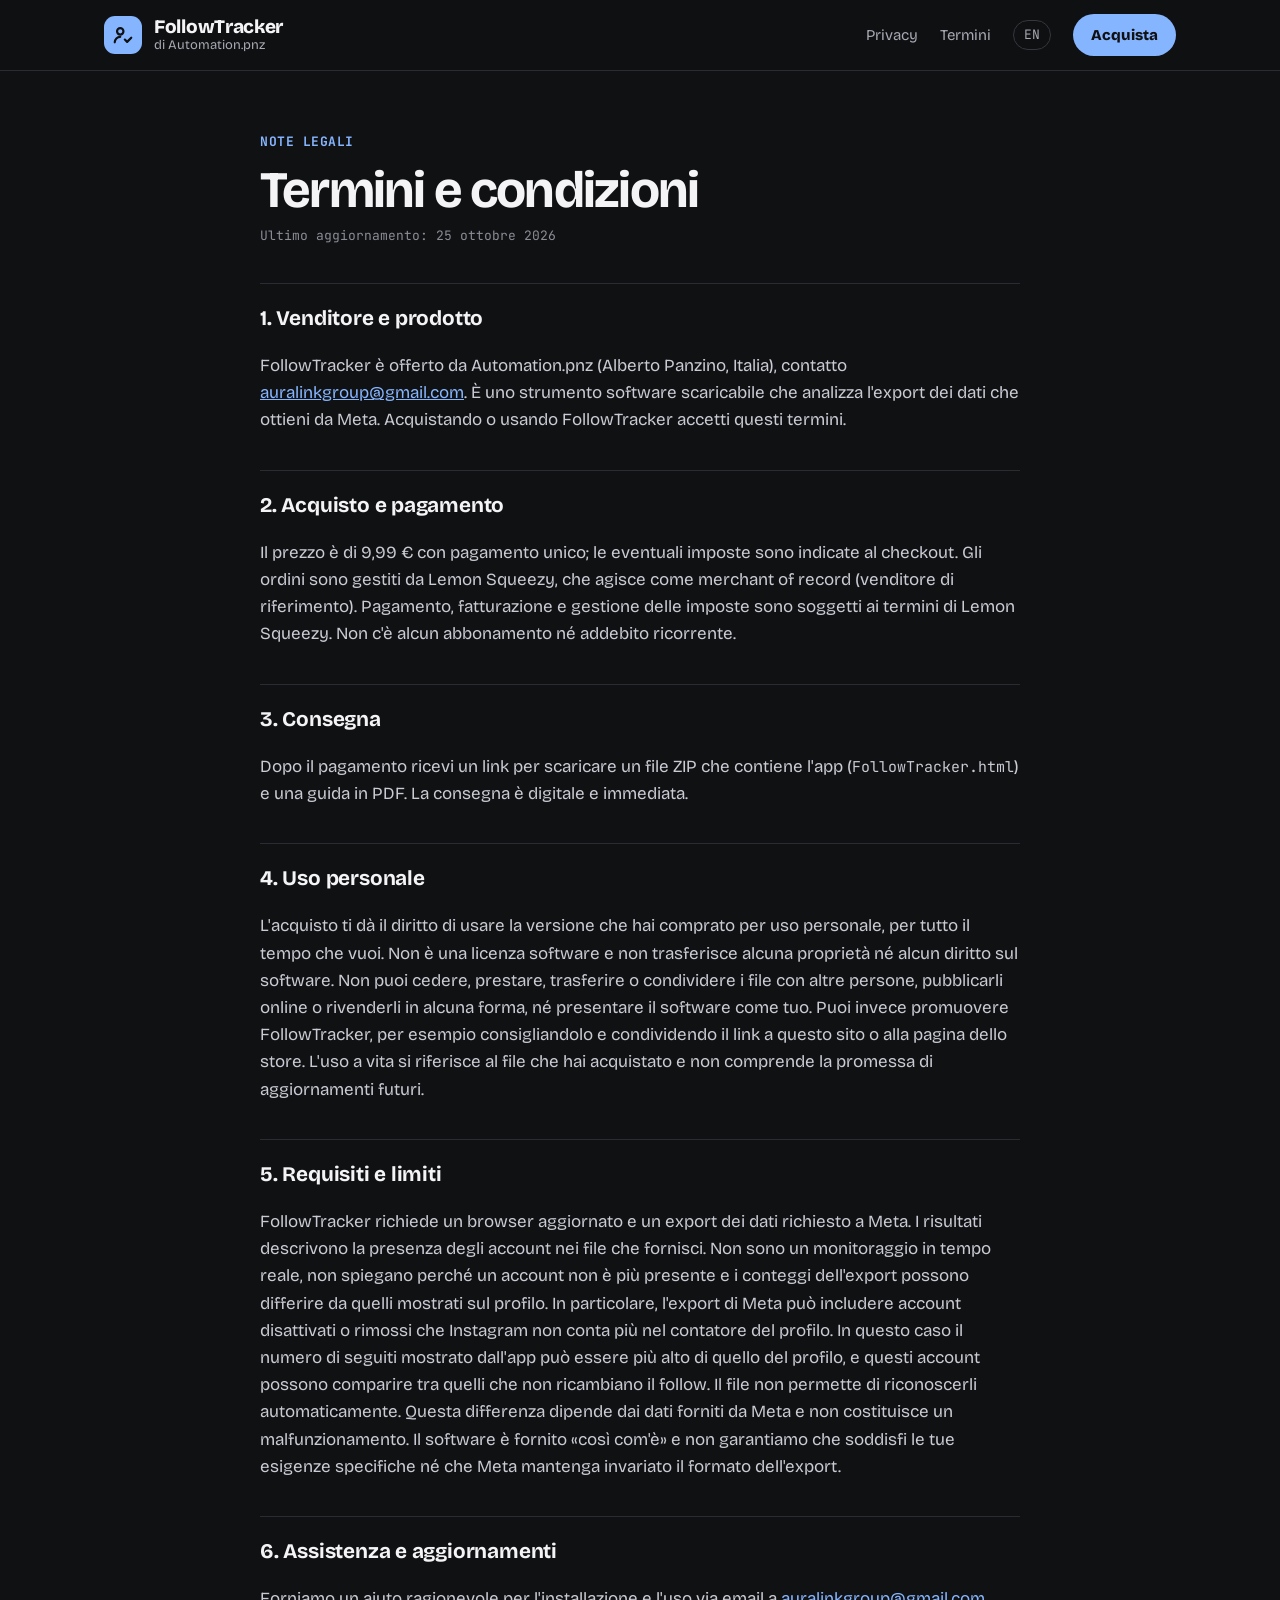
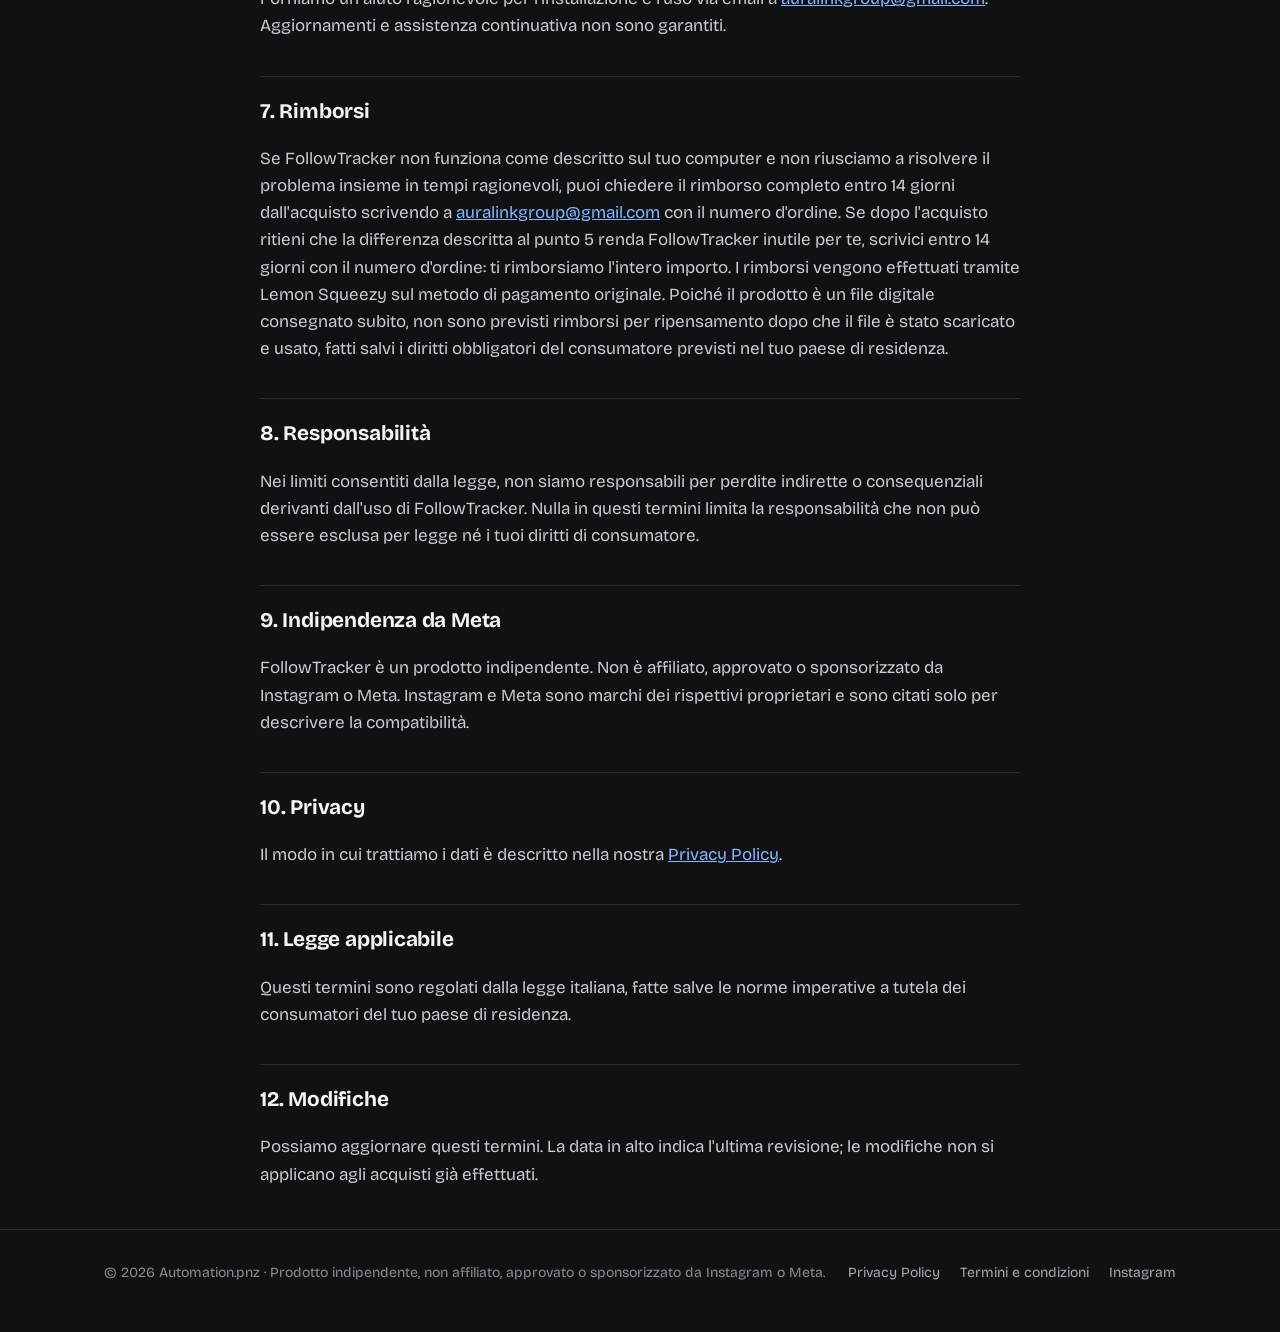
<file: terms.html>
<!doctype html>
<html lang="it">
<head>
<meta charset="utf-8">
<meta name="viewport" content="width=device-width, initial-scale=1">
<title>Termini e condizioni - FollowTracker</title>
<meta name="description" content="Termini e condizioni di FollowTracker di Automation.pnz.">
<link rel="alternate" hreflang="en" href="en/terms.html">
<link rel="preconnect" href="https://fonts.googleapis.com">
<link rel="preconnect" href="https://fonts.gstatic.com" crossorigin>
<link rel="stylesheet" href="https://fonts.googleapis.com/css2?family=Bricolage+Grotesque:opsz,wght@12..96,400;12..96,600;12..96,800&family=JetBrains+Mono:wght@500;700&display=swap">
<link rel="stylesheet" href="style.css">
</head>
<body>
<header class="site">
  <div class="wrap">
    <a class="brand" href="index.html">
      <span class="logo"><svg aria-hidden="true" width="22" height="22" viewBox="0 0 24 24" fill="none" stroke="#101113" stroke-width="2.4" stroke-linecap="round" stroke-linejoin="round"><circle cx="9" cy="8" r="3.5"/><path d="M3 20c0-3.3 2.7-6 6-6"/><path d="M14 17l2.5 2.5L21 15"/></svg></span>
      <span class="brand-name"><strong>FollowTracker</strong><span>di Automation.pnz</span></span>
    </a>
    <nav>
      <a href="privacy.html">Privacy</a>
      <a href="terms.html">Termini</a>
      <a href="en/terms.html" lang="en" class="lang">EN</a>
      <a class="btn small" href="https://automationpnz.lemonsqueezy.com">Acquista</a>
    </nav>
  </div>
</header>

<main class="wrap narrow doc">
  <span class="eyebrow">Note legali</span>
  <h1>Termini e condizioni</h1>
  <p class="updated">Ultimo aggiornamento: 25 ottobre 2026</p>

  <h2>1. Venditore e prodotto</h2>
  <p>FollowTracker è offerto da Automation.pnz (Alberto Panzino, Italia), contatto <a href="mailto:auralinkgroup@gmail.com">auralinkgroup@gmail.com</a>. È uno strumento software scaricabile che analizza l'export dei dati che ottieni da Meta. Acquistando o usando FollowTracker accetti questi termini.</p>

  <h2>2. Acquisto e pagamento</h2>
  <p>Il prezzo è di 9,99 € con pagamento unico; le eventuali imposte sono indicate al checkout. Gli ordini sono gestiti da Lemon Squeezy, che agisce come merchant of record (venditore di riferimento). Pagamento, fatturazione e gestione delle imposte sono soggetti ai termini di Lemon Squeezy. Non c'è alcun abbonamento né addebito ricorrente.</p>

  <h2>3. Consegna</h2>
  <p>Dopo il pagamento ricevi un link per scaricare un file ZIP che contiene l'app (<code>FollowTracker.html</code>) e una guida in PDF. La consegna è digitale e immediata.</p>

  <h2>4. Uso personale</h2>
  <p>L'acquisto ti dà il diritto di usare la versione che hai comprato per uso personale, per tutto il tempo che vuoi. Non è una licenza software e non trasferisce alcuna proprietà né alcun diritto sul software. Non puoi cedere, prestare, trasferire o condividere i file con altre persone, pubblicarli online o rivenderli in alcuna forma, né presentare il software come tuo. Puoi invece promuovere FollowTracker, per esempio consigliandolo e condividendo il link a questo sito o alla pagina dello store. L'uso a vita si riferisce al file che hai acquistato e non comprende la promessa di aggiornamenti futuri.</p>

  <h2>5. Requisiti e limiti</h2>
  <p>FollowTracker richiede un browser aggiornato e un export dei dati richiesto a Meta. I risultati descrivono la presenza degli account nei file che fornisci. Non sono un monitoraggio in tempo reale, non spiegano perché un account non è più presente e i conteggi dell'export possono differire da quelli mostrati sul profilo. In particolare, l'export di Meta può includere account disattivati o rimossi che Instagram non conta più nel contatore del profilo. In questo caso il numero di seguiti mostrato dall'app può essere più alto di quello del profilo, e questi account possono comparire tra quelli che non ricambiano il follow. Il file non permette di riconoscerli automaticamente. Questa differenza dipende dai dati forniti da Meta e non costituisce un malfunzionamento. Il software è fornito «così com'è» e non garantiamo che soddisfi le tue esigenze specifiche né che Meta mantenga invariato il formato dell'export.</p>

  <h2>6. Assistenza e aggiornamenti</h2>
  <p>Forniamo un aiuto ragionevole per l'installazione e l'uso via email a <a href="mailto:auralinkgroup@gmail.com">auralinkgroup@gmail.com</a>. Aggiornamenti e assistenza continuativa non sono garantiti.</p>

  <h2>7. Rimborsi</h2>
  <p>Se FollowTracker non funziona come descritto sul tuo computer e non riusciamo a risolvere il problema insieme in tempi ragionevoli, puoi chiedere il rimborso completo entro 14 giorni dall'acquisto scrivendo a <a href="mailto:auralinkgroup@gmail.com">auralinkgroup@gmail.com</a> con il numero d'ordine. Se dopo l'acquisto ritieni che la differenza descritta al punto 5 renda FollowTracker inutile per te, scrivici entro 14 giorni con il numero d'ordine: ti rimborsiamo l'intero importo. I rimborsi vengono effettuati tramite Lemon Squeezy sul metodo di pagamento originale. Poiché il prodotto è un file digitale consegnato subito, non sono previsti rimborsi per ripensamento dopo che il file è stato scaricato e usato, fatti salvi i diritti obbligatori del consumatore previsti nel tuo paese di residenza.</p>

  <h2>8. Responsabilità</h2>
  <p>Nei limiti consentiti dalla legge, non siamo responsabili per perdite indirette o consequenziali derivanti dall'uso di FollowTracker. Nulla in questi termini limita la responsabilità che non può essere esclusa per legge né i tuoi diritti di consumatore.</p>

  <h2>9. Indipendenza da Meta</h2>
  <p>FollowTracker è un prodotto indipendente. Non è affiliato, approvato o sponsorizzato da Instagram o Meta. Instagram e Meta sono marchi dei rispettivi proprietari e sono citati solo per descrivere la compatibilità.</p>

  <h2>10. Privacy</h2>
  <p>Il modo in cui trattiamo i dati è descritto nella nostra <a href="privacy.html">Privacy Policy</a>.</p>

  <h2>11. Legge applicabile</h2>
  <p>Questi termini sono regolati dalla legge italiana, fatte salve le norme imperative a tutela dei consumatori del tuo paese di residenza.</p>

  <h2>12. Modifiche</h2>
  <p>Possiamo aggiornare questi termini. La data in alto indica l'ultima revisione; le modifiche non si applicano agli acquisti già effettuati.</p>
</main>

<footer class="site">
  <div class="wrap">
    <span>&copy; 2026 Automation.pnz · Prodotto indipendente, non affiliato, approvato o sponsorizzato da Instagram o Meta.</span>
    <nav>
      <a href="privacy.html">Privacy Policy</a>
      <a href="terms.html">Termini e condizioni</a>
      <a href="https://www.instagram.com/automation.pnz/">Instagram</a>
    </nav>
  </div>
</footer>
</body>
</html>
</file>
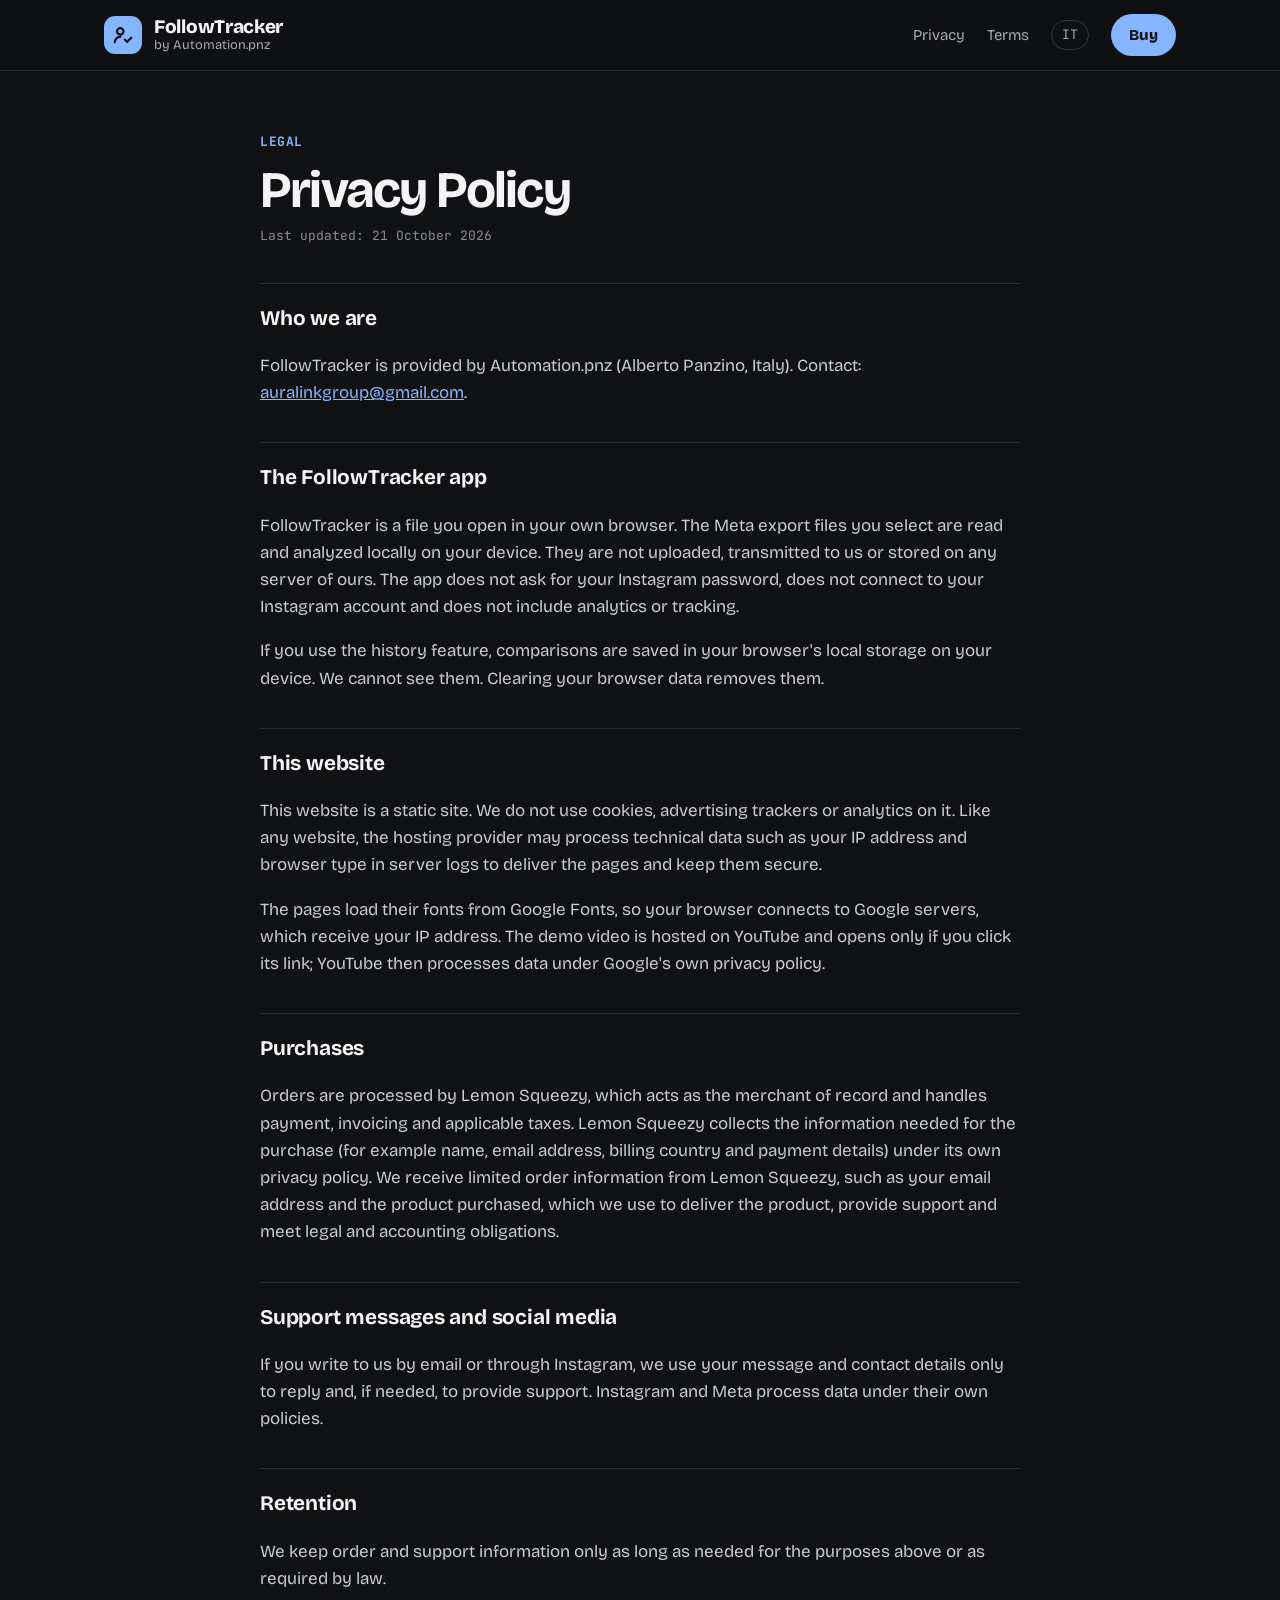
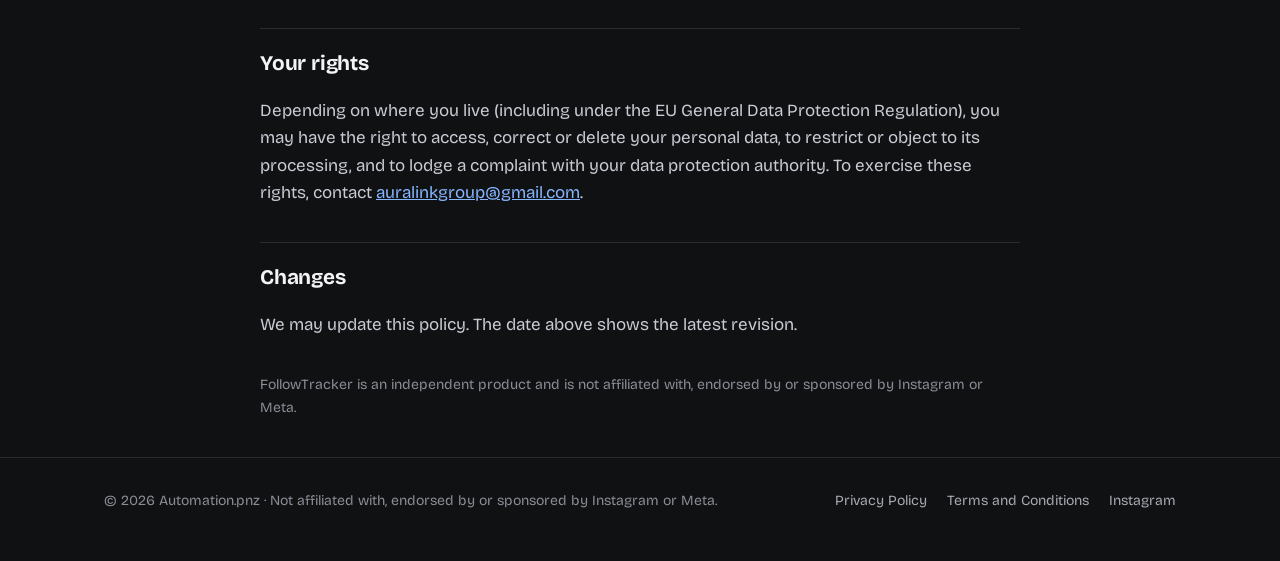
<file: en/privacy.html>
<!doctype html>
<html lang="en">
<head>
<meta charset="utf-8">
<meta name="viewport" content="width=device-width, initial-scale=1">
<title>Privacy Policy - FollowTracker</title>
<meta name="description" content="Privacy Policy for FollowTracker by Automation.pnz.">
<link rel="preconnect" href="https://fonts.googleapis.com">
<link rel="preconnect" href="https://fonts.gstatic.com" crossorigin>
<link rel="stylesheet" href="https://fonts.googleapis.com/css2?family=Bricolage+Grotesque:opsz,wght@12..96,400;12..96,600;12..96,800&family=JetBrains+Mono:wght@500;700&display=swap">
<link rel="stylesheet" href="../style.css">
</head>
<body>
<header class="site">
  <div class="wrap">
    <a class="brand" href="index.html">
      <span class="logo"><svg aria-hidden="true" width="22" height="22" viewBox="0 0 24 24" fill="none" stroke="#101113" stroke-width="2.4" stroke-linecap="round" stroke-linejoin="round"><circle cx="9" cy="8" r="3.5"/><path d="M3 20c0-3.3 2.7-6 6-6"/><path d="M14 17l2.5 2.5L21 15"/></svg></span>
      <span class="brand-name"><strong>FollowTracker</strong><span>by Automation.pnz</span></span>
    </a>
    <nav>
      <a href="privacy.html">Privacy</a>
      <a href="terms.html">Terms</a>
      <a href="../privacy.html" lang="it" class="lang">IT</a>
      <a class="btn small" href="https://automationpnz.lemonsqueezy.com">Buy</a>
    </nav>
  </div>
</header>

<main class="wrap narrow doc">
  <span class="eyebrow">Legal</span>
  <h1>Privacy Policy</h1>
  <p class="updated">Last updated: 21 October 2026</p>

  <h2>Who we are</h2>
  <p>FollowTracker is provided by Automation.pnz (Alberto Panzino, Italy). Contact: <a href="mailto:auralinkgroup@gmail.com">auralinkgroup@gmail.com</a>.</p>

  <h2>The FollowTracker app</h2>
  <p>FollowTracker is a file you open in your own browser. The Meta export files you select are read and analyzed locally on your device. They are not uploaded, transmitted to us or stored on any server of ours. The app does not ask for your Instagram password, does not connect to your Instagram account and does not include analytics or tracking.</p>
  <p>If you use the history feature, comparisons are saved in your browser's local storage on your device. We cannot see them. Clearing your browser data removes them.</p>

  <h2>This website</h2>
  <p>This website is a static site. We do not use cookies, advertising trackers or analytics on it. Like any website, the hosting provider may process technical data such as your IP address and browser type in server logs to deliver the pages and keep them secure.</p>
  <p>The pages load their fonts from Google Fonts, so your browser connects to Google servers, which receive your IP address. The demo video is hosted on YouTube and opens only if you click its link; YouTube then processes data under Google's own privacy policy.</p>

  <h2>Purchases</h2>
  <p>Orders are processed by Lemon Squeezy, which acts as the merchant of record and handles payment, invoicing and applicable taxes. Lemon Squeezy collects the information needed for the purchase (for example name, email address, billing country and payment details) under its own privacy policy. We receive limited order information from Lemon Squeezy, such as your email address and the product purchased, which we use to deliver the product, provide support and meet legal and accounting obligations.</p>

  <h2>Support messages and social media</h2>
  <p>If you write to us by email or through Instagram, we use your message and contact details only to reply and, if needed, to provide support. Instagram and Meta process data under their own policies.</p>

  <h2>Retention</h2>
  <p>We keep order and support information only as long as needed for the purposes above or as required by law.</p>

  <h2>Your rights</h2>
  <p>Depending on where you live (including under the EU General Data Protection Regulation), you may have the right to access, correct or delete your personal data, to restrict or object to its processing, and to lodge a complaint with your data protection authority. To exercise these rights, contact <a href="mailto:auralinkgroup@gmail.com">auralinkgroup@gmail.com</a>.</p>

  <h2>Changes</h2>
  <p>We may update this policy. The date above shows the latest revision.</p>

  <p class="note">FollowTracker is an independent product and is not affiliated with, endorsed by or sponsored by Instagram or Meta.</p>
</main>

<footer class="site">
  <div class="wrap">
    <span>&copy; 2026 Automation.pnz · Not affiliated with, endorsed by or sponsored by Instagram or Meta.</span>
    <nav>
      <a href="privacy.html">Privacy Policy</a>
      <a href="terms.html">Terms and Conditions</a>
      <a href="https://www.instagram.com/automation.pnz/">Instagram</a>
    </nav>
  </div>
</footer>
</body>
</html>
</file>
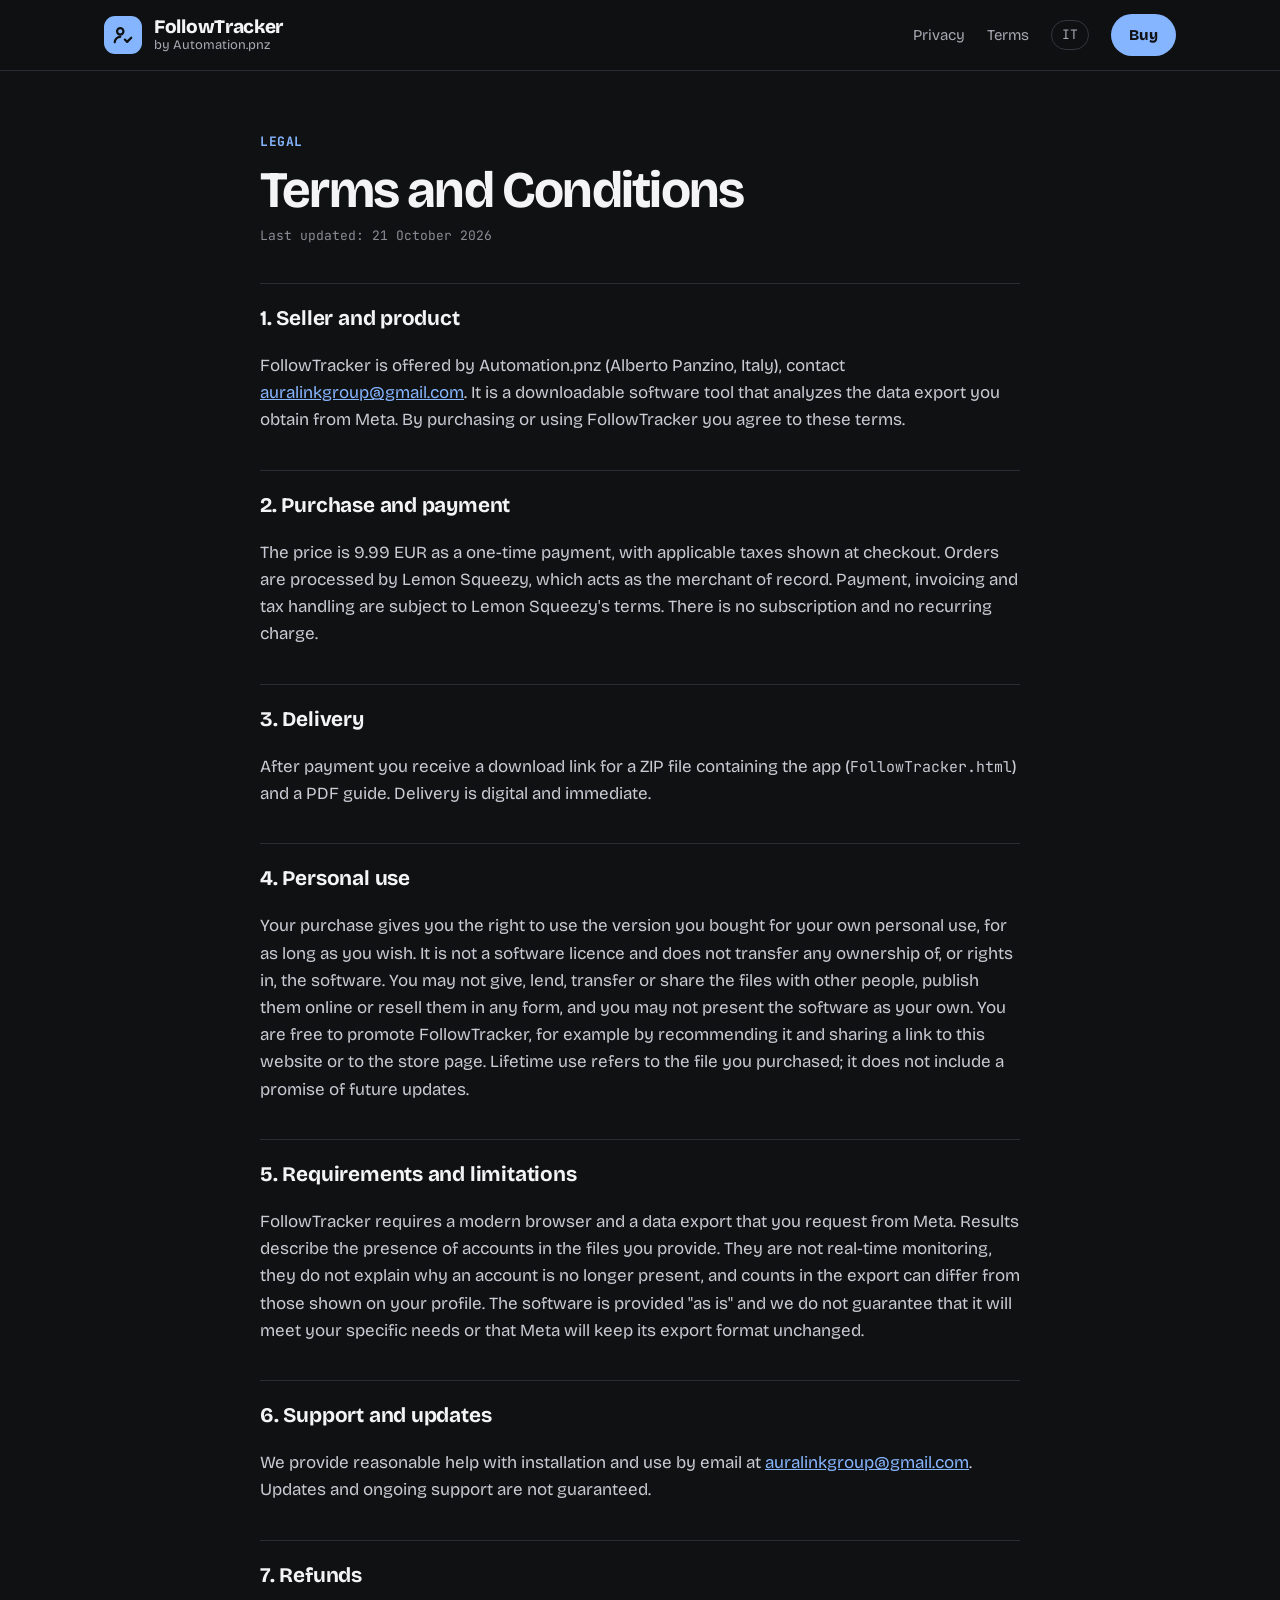
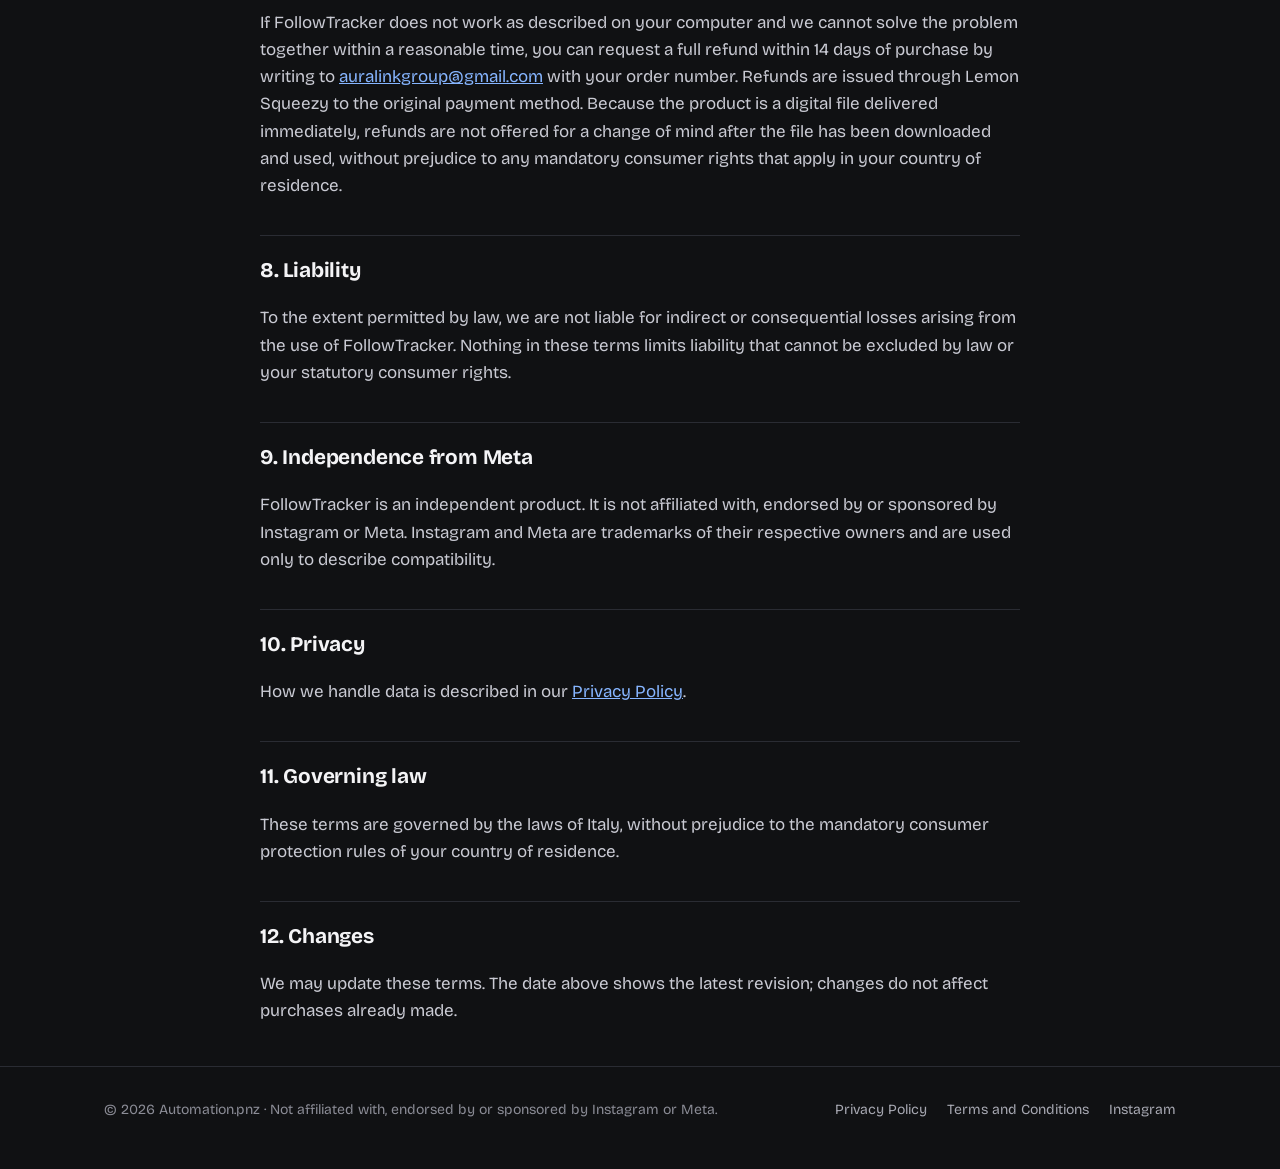
<file: en/terms.html>
<!doctype html>
<html lang="en">
<head>
<meta charset="utf-8">
<meta name="viewport" content="width=device-width, initial-scale=1">
<title>Terms and Conditions - FollowTracker</title>
<meta name="description" content="Terms and Conditions for FollowTracker by Automation.pnz.">
<link rel="preconnect" href="https://fonts.googleapis.com">
<link rel="preconnect" href="https://fonts.gstatic.com" crossorigin>
<link rel="stylesheet" href="https://fonts.googleapis.com/css2?family=Bricolage+Grotesque:opsz,wght@12..96,400;12..96,600;12..96,800&family=JetBrains+Mono:wght@500;700&display=swap">
<link rel="stylesheet" href="../style.css">
</head>
<body>
<header class="site">
  <div class="wrap">
    <a class="brand" href="index.html">
      <span class="logo"><svg aria-hidden="true" width="22" height="22" viewBox="0 0 24 24" fill="none" stroke="#101113" stroke-width="2.4" stroke-linecap="round" stroke-linejoin="round"><circle cx="9" cy="8" r="3.5"/><path d="M3 20c0-3.3 2.7-6 6-6"/><path d="M14 17l2.5 2.5L21 15"/></svg></span>
      <span class="brand-name"><strong>FollowTracker</strong><span>by Automation.pnz</span></span>
    </a>
    <nav>
      <a href="privacy.html">Privacy</a>
      <a href="terms.html">Terms</a>
      <a href="../terms.html" lang="it" class="lang">IT</a>
      <a class="btn small" href="https://automationpnz.lemonsqueezy.com">Buy</a>
    </nav>
  </div>
</header>

<main class="wrap narrow doc">
  <span class="eyebrow">Legal</span>
  <h1>Terms and Conditions</h1>
  <p class="updated">Last updated: 21 October 2026</p>

  <h2>1. Seller and product</h2>
  <p>FollowTracker is offered by Automation.pnz (Alberto Panzino, Italy), contact <a href="mailto:auralinkgroup@gmail.com">auralinkgroup@gmail.com</a>. It is a downloadable software tool that analyzes the data export you obtain from Meta. By purchasing or using FollowTracker you agree to these terms.</p>

  <h2>2. Purchase and payment</h2>
  <p>The price is 9.99 EUR as a one-time payment, with applicable taxes shown at checkout. Orders are processed by Lemon Squeezy, which acts as the merchant of record. Payment, invoicing and tax handling are subject to Lemon Squeezy's terms. There is no subscription and no recurring charge.</p>

  <h2>3. Delivery</h2>
  <p>After payment you receive a download link for a ZIP file containing the app (<code>FollowTracker.html</code>) and a PDF guide. Delivery is digital and immediate.</p>

  <h2>4. Personal use</h2>
  <p>Your purchase gives you the right to use the version you bought for your own personal use, for as long as you wish. It is not a software licence and does not transfer any ownership of, or rights in, the software. You may not give, lend, transfer or share the files with other people, publish them online or resell them in any form, and you may not present the software as your own. You are free to promote FollowTracker, for example by recommending it and sharing a link to this website or to the store page. Lifetime use refers to the file you purchased; it does not include a promise of future updates.</p>

  <h2>5. Requirements and limitations</h2>
  <p>FollowTracker requires a modern browser and a data export that you request from Meta. Results describe the presence of accounts in the files you provide. They are not real-time monitoring, they do not explain why an account is no longer present, and counts in the export can differ from those shown on your profile. The software is provided "as is" and we do not guarantee that it will meet your specific needs or that Meta will keep its export format unchanged.</p>

  <h2>6. Support and updates</h2>
  <p>We provide reasonable help with installation and use by email at <a href="mailto:auralinkgroup@gmail.com">auralinkgroup@gmail.com</a>. Updates and ongoing support are not guaranteed.</p>

  <h2>7. Refunds</h2>
  <p>If FollowTracker does not work as described on your computer and we cannot solve the problem together within a reasonable time, you can request a full refund within 14 days of purchase by writing to <a href="mailto:auralinkgroup@gmail.com">auralinkgroup@gmail.com</a> with your order number. Refunds are issued through Lemon Squeezy to the original payment method. Because the product is a digital file delivered immediately, refunds are not offered for a change of mind after the file has been downloaded and used, without prejudice to any mandatory consumer rights that apply in your country of residence.</p>

  <h2>8. Liability</h2>
  <p>To the extent permitted by law, we are not liable for indirect or consequential losses arising from the use of FollowTracker. Nothing in these terms limits liability that cannot be excluded by law or your statutory consumer rights.</p>

  <h2>9. Independence from Meta</h2>
  <p>FollowTracker is an independent product. It is not affiliated with, endorsed by or sponsored by Instagram or Meta. Instagram and Meta are trademarks of their respective owners and are used only to describe compatibility.</p>

  <h2>10. Privacy</h2>
  <p>How we handle data is described in our <a href="privacy.html">Privacy Policy</a>.</p>

  <h2>11. Governing law</h2>
  <p>These terms are governed by the laws of Italy, without prejudice to the mandatory consumer protection rules of your country of residence.</p>

  <h2>12. Changes</h2>
  <p>We may update these terms. The date above shows the latest revision; changes do not affect purchases already made.</p>
</main>

<footer class="site">
  <div class="wrap">
    <span>&copy; 2026 Automation.pnz · Not affiliated with, endorsed by or sponsored by Instagram or Meta.</span>
    <nav>
      <a href="privacy.html">Privacy Policy</a>
      <a href="terms.html">Terms and Conditions</a>
      <a href="https://www.instagram.com/automation.pnz/">Instagram</a>
    </nav>
  </div>
</footer>
</body>
</html>
</file>
<file: style.css>
:root {
  --bg: #101113;
  --surface: #1b1c20;
  --surface-2: #16171a;
  --line: #36373e;
  --line-soft: #2a2c33;
  --fg: #f4f4f6;
  --fg-2: #c9cad3;
  --muted: #a7a8b2;
  --faint: #8b8c96;
  --blue: #86b5ff;
  --coral: #ff8996;
  --green: #70d6a1;
  --amber: #edbd76;
  --sans: "Bricolage Grotesque", "Segoe UI", system-ui, sans-serif;
  --mono: "JetBrains Mono", ui-monospace, Consolas, monospace;
}
* { box-sizing: border-box; }
html { scroll-behavior: smooth; }
body {
  margin: 0;
  background: var(--bg);
  color: var(--fg);
  font: 17px/1.6 var(--sans);
  overflow-x: hidden;
}
a { color: var(--blue); }
a:hover { color: #b9d3ff; }
code, .mono { font-family: var(--mono); font-size: 0.88em; }
.wrap { max-width: 1120px; margin: 0 auto; padding: 0 24px; }
.narrow { max-width: 760px; }

/* Header */
header.site { position: sticky; top: 0; z-index: 10; background: rgba(16, 17, 19, 0.85); backdrop-filter: blur(10px); border-bottom: 1px solid var(--line-soft); }
header.site .wrap { display: flex; justify-content: space-between; align-items: center; gap: 16px; padding-top: 14px; padding-bottom: 14px; }
.brand { display: flex; align-items: center; gap: 12px; color: var(--fg); text-decoration: none; }
.brand:hover { color: var(--fg); }
.logo { width: 38px; height: 38px; border-radius: 11px; background: var(--blue); display: grid; place-items: center; flex-shrink: 0; }
.brand-name { display: flex; flex-direction: column; line-height: 1.1; }
.brand-name strong { font-size: 19px; font-weight: 800; letter-spacing: -0.3px; }
.brand-name span { font-size: 13px; color: var(--muted); }
header.site nav { display: flex; align-items: center; gap: 22px; }
header.site nav a { color: var(--muted); text-decoration: none; font-size: 15px; }
header.site nav a:hover { color: var(--fg); }
header.site nav a.btn { color: var(--bg); }

/* Buttons and pills */
.btn {
  display: inline-flex; align-items: center; gap: 10px;
  background: var(--blue); color: var(--bg);
  padding: 14px 26px; border-radius: 999px;
  font-weight: 800; text-decoration: none; font-size: 17px;
  transition: transform 0.15s ease, background 0.15s ease;
}
.btn:hover { color: var(--bg); background: #a3c7ff; transform: translateY(-1px); }
.btn.small { padding: 9px 18px; font-size: 15px; }
.btn.ghost { background: transparent; color: var(--fg); border: 1px solid var(--line); }
.btn.ghost:hover { border-color: var(--muted); background: transparent; }
.pill { font-family: var(--mono); font-size: 13px; color: var(--fg-2); border: 1px solid var(--line); border-radius: 999px; padding: 7px 14px; white-space: nowrap; }
.eyebrow { font-family: var(--mono); font-size: 13px; font-weight: 700; color: var(--blue); letter-spacing: 0.04em; text-transform: uppercase; }

/* Decorative rings */
.rings { position: absolute; border-radius: 50%; border: 1px solid var(--line-soft); pointer-events: none; }

/* Hero */
.hero { position: relative; overflow: hidden; padding: 72px 0 88px; }
.hero .wrap { display: grid; grid-template-columns: minmax(0, 1.05fr) minmax(0, 1fr); gap: 56px; align-items: center; position: relative; }
.hero h1 { font-size: clamp(2.6rem, 6vw, 4.6rem); line-height: 0.98; letter-spacing: -0.04em; font-weight: 800; margin: 18px 0 20px; }
.hero h1 em { font-style: normal; color: var(--coral); }
.hero .lead { font-size: 1.2rem; color: var(--fg-2); margin: 0 0 28px; max-width: 34em; }
.hero .actions { display: flex; flex-wrap: wrap; gap: 12px; align-items: center; }
.hero .pills { display: flex; flex-wrap: wrap; gap: 8px; margin-top: 28px; }
.hero .note { font-size: 14px; color: var(--faint); margin-top: 14px; }

/* App mockup */
.mock { background: var(--surface); border: 1px solid var(--line); border-radius: 20px; overflow: hidden; box-shadow: 0 30px 80px rgba(0, 0, 0, 0.45); }
.mock-bar { display: flex; align-items: center; gap: 8px; padding: 13px 16px; background: var(--surface-2); border-bottom: 1px solid var(--line); }
.mock-bar i { width: 11px; height: 11px; border-radius: 50%; background: var(--line); }
.mock-bar span { margin-left: 10px; font-family: var(--mono); font-size: 12px; color: var(--faint); }
.mock-body { padding: 22px; display: flex; flex-direction: column; gap: 18px; }
.mock-head { display: flex; justify-content: space-between; align-items: center; gap: 10px; flex-wrap: wrap; }
.mock-head strong { font-size: 20px; }
.badge-local { display: inline-flex; align-items: center; gap: 6px; font-size: 12px; color: var(--green); border: 1px solid #2f5a45; border-radius: 999px; padding: 5px 11px; }
.stats { display: grid; grid-template-columns: repeat(2, minmax(0, 1fr)); gap: 10px; }
.stat { background: var(--bg); border: 1px solid var(--line); border-radius: 13px; padding: 14px 16px; }
.stat b { display: block; font-size: 30px; font-weight: 800; line-height: 1.1; }
.stat span { font-size: 13px; color: var(--muted); }
.bars { display: flex; flex-direction: column; gap: 8px; font-size: 13px; color: var(--muted); }
.bars .row { display: flex; justify-content: space-between; }
.bar { height: 8px; border-radius: 999px; background: var(--line-soft); }
.bar > div { height: 8px; border-radius: 999px; }
.mock-foot { font-family: var(--mono); font-size: 11px; color: var(--faint); }

/* Sections */
section { padding: 80px 0; position: relative; }
section.alt { background: var(--surface-2); border-top: 1px solid var(--line-soft); border-bottom: 1px solid var(--line-soft); }
section h2 { font-size: clamp(2rem, 4vw, 2.9rem); line-height: 1.02; letter-spacing: -0.035em; font-weight: 800; margin: 12px 0 14px; }
section .sub { color: var(--fg-2); font-size: 1.1rem; max-width: 40em; margin: 0 0 40px; }

/* Steps */
.steps { display: grid; grid-template-columns: repeat(3, minmax(0, 1fr)); gap: 16px; }
.step { background: var(--surface); border: 1px solid var(--line); border-radius: 18px; padding: 24px; display: flex; flex-direction: column; gap: 12px; }
.step h3 { font-size: 1.3rem; line-height: 1.2; margin: 0; }
.step p { color: var(--muted); margin: 0; font-size: 15px; }
.chips { display: flex; gap: 8px; flex-wrap: wrap; }
.chip { font-family: var(--mono); font-size: 13px; font-weight: 700; color: var(--bg); border-radius: 7px; padding: 4px 9px; }
.legend { display: flex; flex-direction: column; gap: 6px; font-size: 15px; }
.legend span { display: flex; align-items: center; gap: 9px; }
.dot { width: 9px; height: 9px; border-radius: 50%; flex-shrink: 0; }

/* Features */
.features { display: grid; grid-template-columns: repeat(2, minmax(0, 1fr)); gap: 28px 40px; }
.feature { border-top: 2px solid var(--blue); padding-top: 18px; display: flex; gap: 16px; }
.feature svg { flex-shrink: 0; }
.feature h3 { margin: 0 0 4px; font-size: 1.25rem; }
.feature p { margin: 0; color: var(--muted); font-size: 15.5px; }

/* Video */
.video-card { display: grid; grid-template-columns: auto minmax(0, 1fr) auto; align-items: center; gap: 22px; background: var(--surface); border: 1px solid var(--line); border-radius: 20px; padding: 22px 26px; text-decoration: none; color: var(--fg); transition: border-color 0.15s ease; }
.video-card:hover { color: var(--fg); border-color: var(--blue); }
.play { width: 64px; height: 64px; border-radius: 50%; background: var(--coral); display: grid; place-items: center; }
.video-card h3 { margin: 0 0 2px; font-size: 1.25rem; }
.video-card p { margin: 0; color: var(--muted); font-size: 15px; }

/* Pricing */
.price-wrap { display: grid; grid-template-columns: minmax(0, 1fr) minmax(0, 1fr); gap: 40px; align-items: center; }
.price-card { background: var(--surface); border: 1px solid var(--line); border-radius: 22px; padding: 32px; position: relative; overflow: hidden; }
.price-card .amount { font-size: 4rem; font-weight: 800; letter-spacing: -0.04em; line-height: 1; margin: 10px 0 4px; }
.price-card .amount small { font-size: 1.4rem; color: var(--muted); font-weight: 600; letter-spacing: 0; }
.price-card .terms { color: var(--muted); font-size: 15px; margin: 0 0 22px; }
.checks { list-style: none; padding: 0; margin: 0 0 26px; display: flex; flex-direction: column; gap: 10px; }
.checks li { display: flex; gap: 10px; align-items: flex-start; color: var(--fg-2); }
.checks svg { flex-shrink: 0; margin-top: 4px; }
.limits { list-style: none; padding: 0; margin: 0; display: flex; flex-direction: column; gap: 12px; }
.limits li { color: var(--muted); padding-left: 18px; position: relative; font-size: 15.5px; }
.limits li::before { content: ""; position: absolute; left: 0; top: 0.65em; width: 7px; height: 7px; border-radius: 50%; background: var(--amber); }

/* FAQ */
.faq { display: flex; flex-direction: column; gap: 10px; }
.faq details { background: var(--surface); border: 1px solid var(--line); border-radius: 14px; padding: 4px 20px; }
.faq summary { cursor: pointer; font-weight: 700; padding: 14px 0; list-style: none; display: flex; justify-content: space-between; gap: 12px; }
.faq summary::-webkit-details-marker { display: none; }
.faq summary::after { content: "+"; font-family: var(--mono); color: var(--blue); }
.faq details[open] summary::after { content: "−"; }
.faq details p { color: var(--muted); margin: 0 0 16px; }

/* CTA band */
.cta { text-align: center; overflow: hidden; }
.cta h2 { margin-left: auto; margin-right: auto; max-width: 16em; }
.cta h2 em { font-style: normal; color: var(--coral); }
.cta .sub { margin-left: auto; margin-right: auto; }

/* Legal pages */
.doc { padding: 56px 0 24px; }
.doc h1 { font-size: clamp(2.2rem, 5vw, 3.2rem); letter-spacing: -0.035em; line-height: 1.05; margin: 10px 0 8px; }
.doc .updated { font-family: var(--mono); font-size: 13px; color: var(--faint); margin: 0 0 32px; }
.doc h2 { font-size: 1.3rem; letter-spacing: -0.01em; margin: 36px 0 8px; padding-top: 18px; border-top: 1px solid var(--line-soft); }
.doc p, .doc li { color: var(--fg-2); }
.doc .note { color: var(--faint); font-size: 14px; margin-top: 36px; }

/* Footer */
footer.site { border-top: 1px solid var(--line-soft); padding: 32px 0 48px; font-size: 14px; color: var(--faint); }
footer.site .wrap { display: flex; flex-wrap: wrap; justify-content: space-between; gap: 18px; align-items: center; }
footer.site nav { display: flex; flex-wrap: wrap; gap: 20px; }
footer.site a { color: var(--muted); text-decoration: none; }
footer.site a:hover { color: var(--fg); }

/* Responsive */
@media (max-width: 900px) {
  .hero .wrap, .price-wrap { grid-template-columns: minmax(0, 1fr); }
  .hero { padding: 48px 0 64px; }
  .steps { grid-template-columns: minmax(0, 1fr); }
  .features { grid-template-columns: minmax(0, 1fr); }
}
@media (max-width: 600px) {
  .wrap { padding: 0 16px; }
  section { padding: 60px 0; }
  header.site nav a:not(.btn):not(.lang) { display: none; }
  .brand-name span { display: none; }
  .video-card { grid-template-columns: auto minmax(0, 1fr); }
  .video-card .pill { display: none; }
  .price-card { padding: 24px; }
  .price-card .amount { font-size: 3.2rem; }
}

/* ---------- Animations and marketing blocks ---------- */
header.site nav a.lang { font-family: var(--mono); font-size: 13px; border: 1px solid var(--line); border-radius: 999px; padding: 4px 10px; }

/* Scroll reveal (only when JS is running) */
.js .reveal { opacity: 0; transform: translateY(26px); transition: opacity 0.7s ease, transform 0.7s cubic-bezier(0.2, 0.7, 0.2, 1); }
.js .reveal.in { opacity: 1; transform: none; }
.js .reveal.d1 { transition-delay: 0.08s; }
.js .reveal.d2 { transition-delay: 0.16s; }
.js .reveal.d3 { transition-delay: 0.24s; }

/* Ripple rings */
.ripple { position: absolute; border-radius: 50%; border: 1px solid var(--blue); opacity: 0; pointer-events: none; animation: ripple 6s ease-out infinite; }
.ripple.r2 { animation-delay: 2s; }
.ripple.r3 { animation-delay: 4s; }
@keyframes ripple {
  0% { transform: scale(0.3); opacity: 0.35; }
  100% { transform: scale(1.4); opacity: 0; }
}

/* Headline highlight */
.hl { position: relative; white-space: nowrap; color: var(--coral); }
.hl::after { content: ""; position: absolute; left: 0; right: 0; bottom: 0.04em; height: 0.12em; border-radius: 999px; background: var(--coral); opacity: 0.35; transform: scaleX(0); transform-origin: left; animation: swipe 0.9s 0.5s cubic-bezier(0.2, 0.7, 0.2, 1) forwards; }
@keyframes swipe { to { transform: scaleX(1); } }

/* Hero entrance */
.hero-copy > * { animation: rise 0.8s cubic-bezier(0.2, 0.7, 0.2, 1) both; }
.hero-copy > *:nth-child(2) { animation-delay: 0.08s; }
.hero-copy > *:nth-child(3) { animation-delay: 0.16s; }
.hero-copy > *:nth-child(4) { animation-delay: 0.24s; }
.hero-copy > *:nth-child(5) { animation-delay: 0.32s; }
@keyframes rise { from { opacity: 0; transform: translateY(20px); } to { opacity: 1; transform: none; } }

/* Mockup stage with floating notification */
.stage { position: relative; animation: rise 0.9s 0.2s cubic-bezier(0.2, 0.7, 0.2, 1) both; }
.mock { animation: float 7s ease-in-out infinite; }
@keyframes float { 0%, 100% { transform: translateY(0); } 50% { transform: translateY(-10px); } }
.toast {
  position: absolute; left: -34px; top: -30px; z-index: 2;
  display: flex; align-items: center; gap: 12px;
  background: var(--fg); color: var(--bg);
  border-radius: 18px; padding: 12px 16px 12px 12px;
  box-shadow: 0 18px 40px rgba(0, 0, 0, 0.5);
  transform: rotate(-4deg);
  opacity: 0;
}
.toast.show { animation: toast-in 0.6s cubic-bezier(0.3, 1.4, 0.5, 1) forwards, wobble 4s 0.6s ease-in-out infinite; }
.toast.hide { animation: toast-out 0.35s ease-in forwards; }
@keyframes toast-in { from { opacity: 0; transform: translateY(-16px) rotate(-12deg) scale(0.85); } to { opacity: 1; transform: rotate(-4deg); } }
@keyframes toast-out { from { opacity: 1; transform: rotate(-4deg); } to { opacity: 0; transform: translateY(-12px) rotate(-8deg) scale(0.9); } }
@keyframes wobble { 0%, 100% { transform: rotate(-4deg); } 50% { transform: rotate(-2deg) translateY(-3px); } }
.toast .avatar { width: 36px; height: 36px; border-radius: 50%; background: linear-gradient(135deg, #c9cad3, #8b8c96); flex-shrink: 0; }
.toast b { display: block; font-size: 15px; line-height: 1.2; }
.toast small { font-family: var(--mono); font-size: 11px; color: #d94c5c; }
.toast .minus { font-weight: 800; font-size: 22px; color: #d94c5c; margin-left: 4px; }

/* Stat pop when a number changes */
.stat b { transition: transform 0.25s ease; }
.stat b.pop { animation: pop 0.5s ease; }
@keyframes pop { 0% { transform: scale(1); } 40% { transform: scale(1.18); } 100% { transform: scale(1); } }
.bar > div { transition: width 1.4s cubic-bezier(0.2, 0.7, 0.2, 1); }

/* Ticker */
.ticker { border-top: 1px solid var(--line-soft); border-bottom: 1px solid var(--line-soft); overflow: hidden; padding: 16px 0; background: var(--surface-2); }
.ticker-track { display: flex; width: max-content; animation: marquee 32s linear infinite; }
.ticker:hover .ticker-track { animation-play-state: paused; }
.ticker-track span { font-family: var(--mono); font-size: 14px; color: var(--fg-2); padding: 0 22px; white-space: nowrap; display: inline-flex; align-items: center; gap: 22px; }
.ticker-track span::after { content: "✦"; color: var(--blue); }
@keyframes marquee { to { transform: translateX(-50%); } }

/* Problem block with follower counter */
.problem { display: grid; grid-template-columns: minmax(0, 1fr) minmax(0, 1fr); gap: 48px; align-items: center; }
.counter-card { background: var(--coral); color: var(--bg); border-radius: 26px; padding: 34px; position: relative; overflow: hidden; }
.counter-card .label { font-family: var(--mono); font-size: 13px; font-weight: 700; text-transform: uppercase; letter-spacing: 0.04em; }
.counter-card .count { font-size: clamp(3.6rem, 9vw, 6rem); font-weight: 800; letter-spacing: -0.05em; line-height: 1; margin: 8px 0 6px; font-variant-numeric: tabular-nums; }
.counter-card .count.tick { animation: tick 0.5s ease; }
@keyframes tick { 0% { transform: translateY(0); } 30% { transform: translateY(6px); opacity: 0.5; } 100% { transform: none; opacity: 1; } }
.counter-card .delta { display: inline-block; font-family: var(--mono); font-weight: 700; font-size: 14px; background: var(--bg); color: var(--coral); border-radius: 999px; padding: 6px 12px; }
.counter-card .question { font-size: 1.5rem; font-weight: 800; margin: 18px 0 0; letter-spacing: -0.02em; }
.counter-card .big-minus { position: absolute; right: 28px; top: 50%; transform: translateY(-50%) rotate(-6deg); font-size: clamp(6rem, 14vw, 10rem); font-weight: 800; letter-spacing: -0.06em; opacity: 0.14; line-height: 1; pointer-events: none; }
.counter-card .demo { font-family: var(--mono); font-size: 11px; opacity: 0.7; margin-top: 10px; }

/* Comparison */
.compare { display: grid; grid-template-columns: minmax(0, 1fr) minmax(0, 1fr); gap: 16px; }
.compare-col { border-radius: 20px; padding: 26px; border: 1px solid var(--line); background: var(--surface); }
.compare-col.good { border-color: var(--blue); box-shadow: 0 0 0 1px var(--blue) inset, 0 20px 60px rgba(134, 181, 255, 0.08); }
.compare-col h3 { margin: 0 0 16px; font-size: 1.25rem; }
.compare-col ul { list-style: none; margin: 0; padding: 0; display: flex; flex-direction: column; gap: 12px; }
.compare-col li { display: flex; gap: 10px; color: var(--fg-2); }
.compare-col li svg { flex-shrink: 0; margin-top: 4px; }
.compare-col.bad li { color: var(--muted); }

/* CTA button shine and halo */
.btn.shine { position: relative; overflow: hidden; }
.btn.shine::before { content: ""; position: absolute; top: 0; left: -60%; width: 40%; height: 100%; background: linear-gradient(100deg, transparent, rgba(255, 255, 255, 0.55), transparent); transform: skewX(-20deg); animation: shine 4.5s 1.5s ease-in-out infinite; }
@keyframes shine { 0% { left: -60%; } 22%, 100% { left: 130%; } }
.halo { box-shadow: 0 0 0 0 rgba(134, 181, 255, 0.55); animation: halo 2.6s ease-out infinite; }
@keyframes halo { 0% { box-shadow: 0 0 0 0 rgba(134, 181, 255, 0.5); } 70%, 100% { box-shadow: 0 0 0 16px rgba(134, 181, 255, 0); } }

/* Feature icon nudge */
.feature svg { transition: transform 0.3s cubic-bezier(0.3, 1.5, 0.5, 1); }
.feature:hover svg { transform: rotate(-8deg) scale(1.12); }
.step { transition: transform 0.25s ease, border-color 0.25s ease; }
.step:hover { transform: translateY(-4px); border-color: var(--blue); }
.play { animation: halo-coral 2.4s ease-out infinite; }
@keyframes halo-coral { 0% { box-shadow: 0 0 0 0 rgba(255, 137, 150, 0.55); } 70%, 100% { box-shadow: 0 0 0 14px rgba(255, 137, 150, 0); } }

@media (max-width: 900px) {
  .problem, .compare { grid-template-columns: minmax(0, 1fr); }
  .toast { left: 8px; top: -26px; }
  .stage { margin-top: 24px; }
}
</file>
